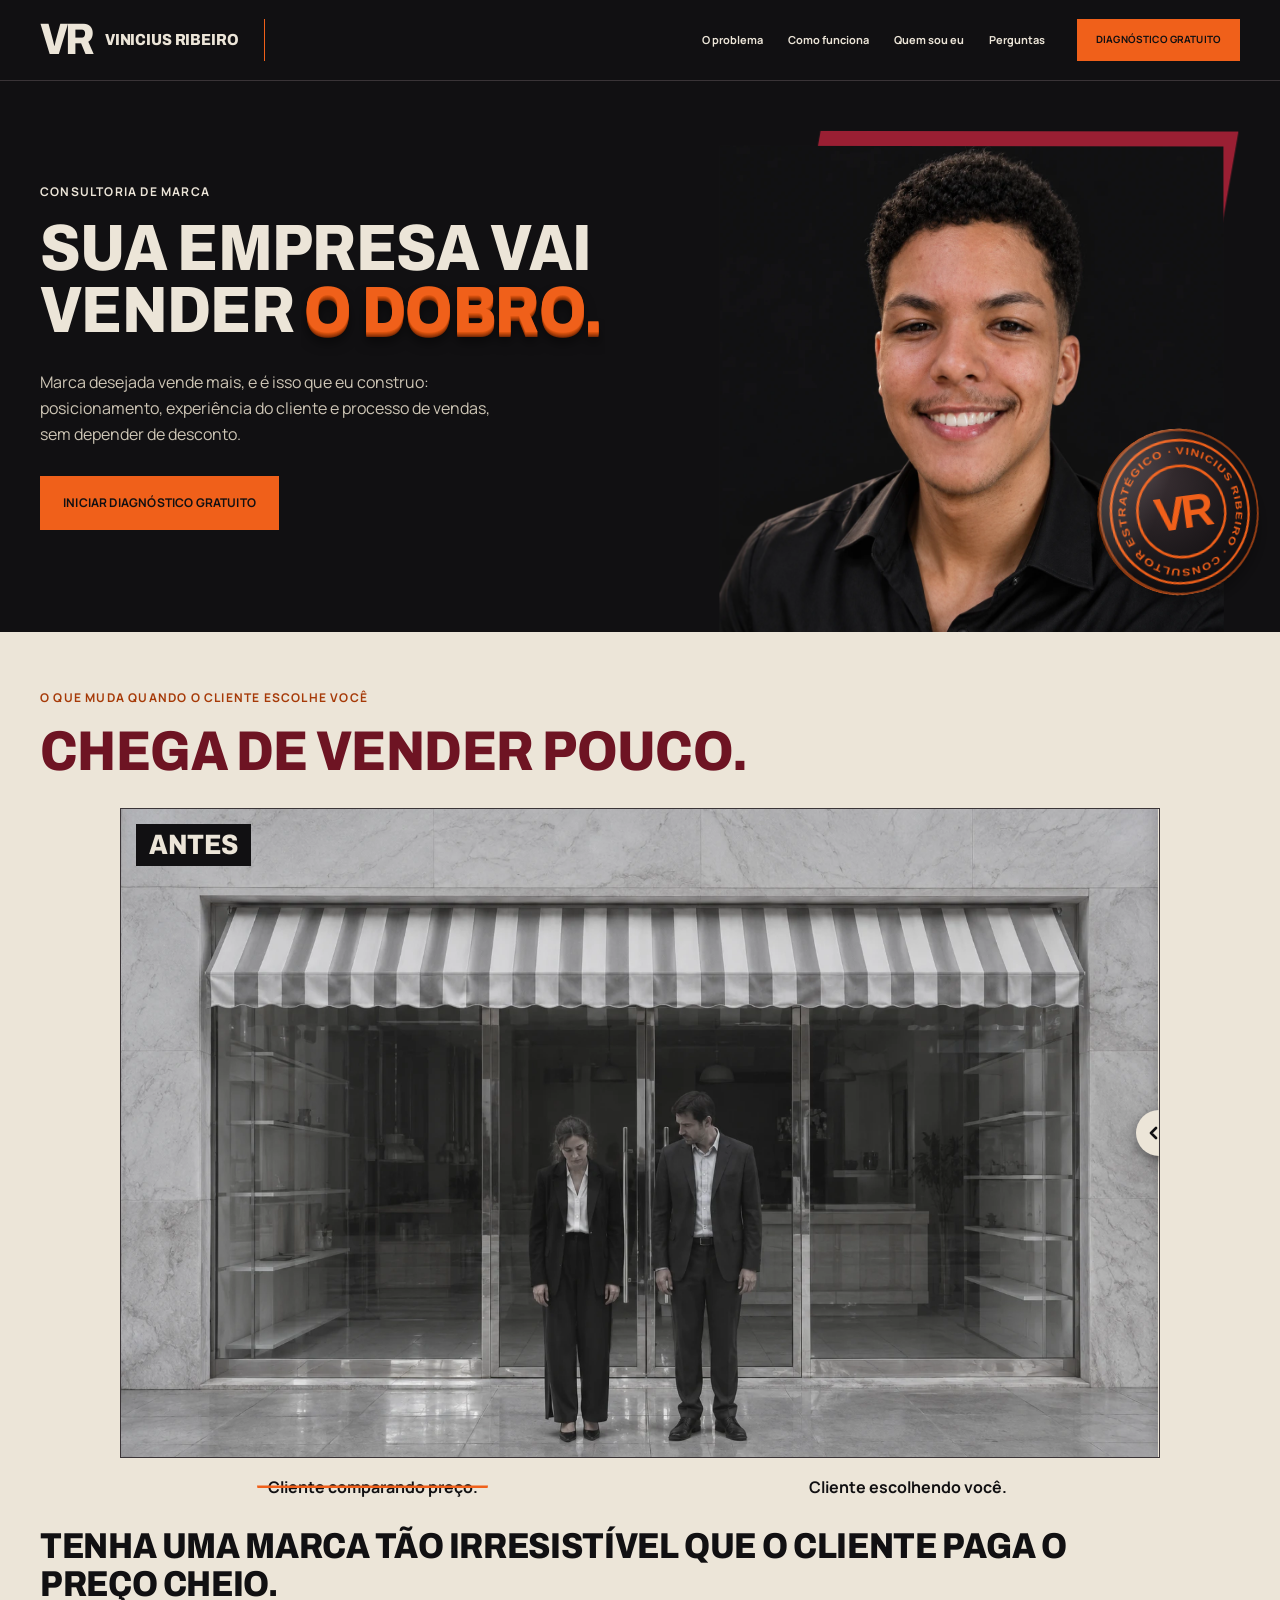
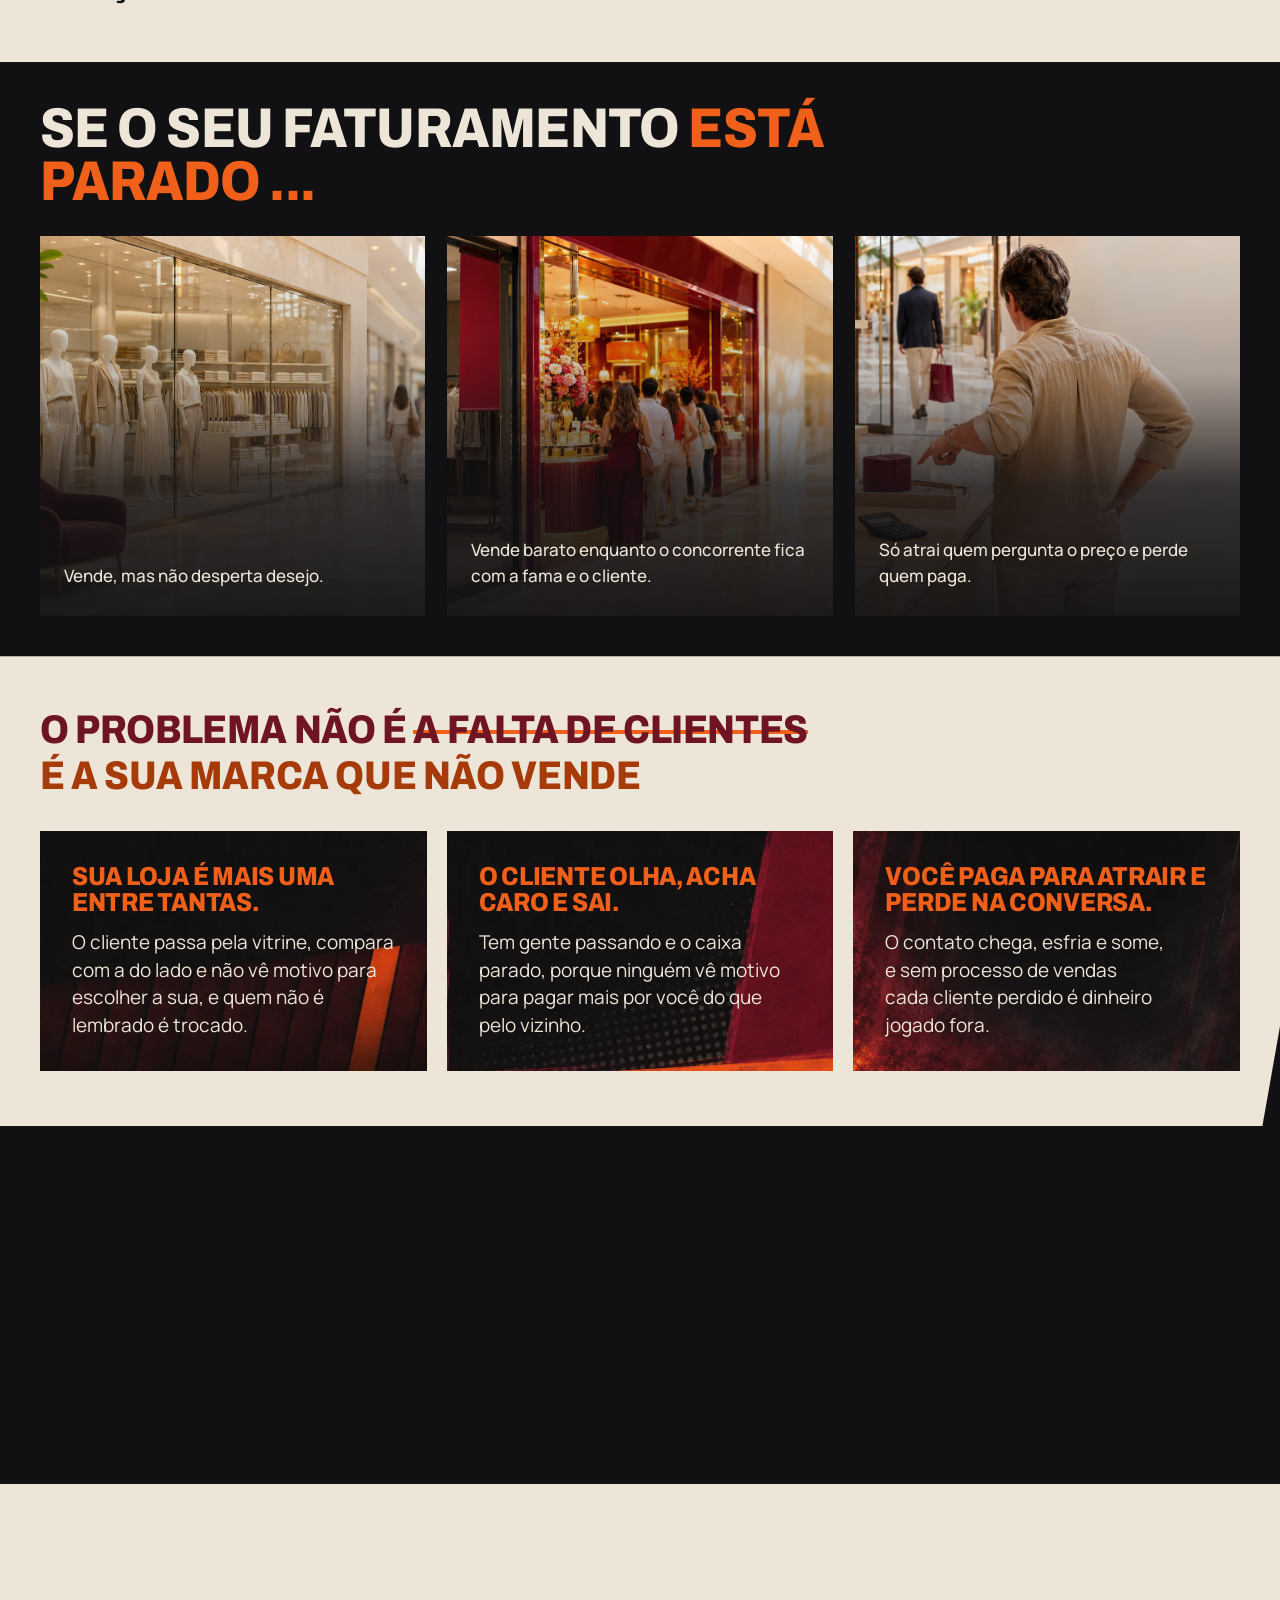
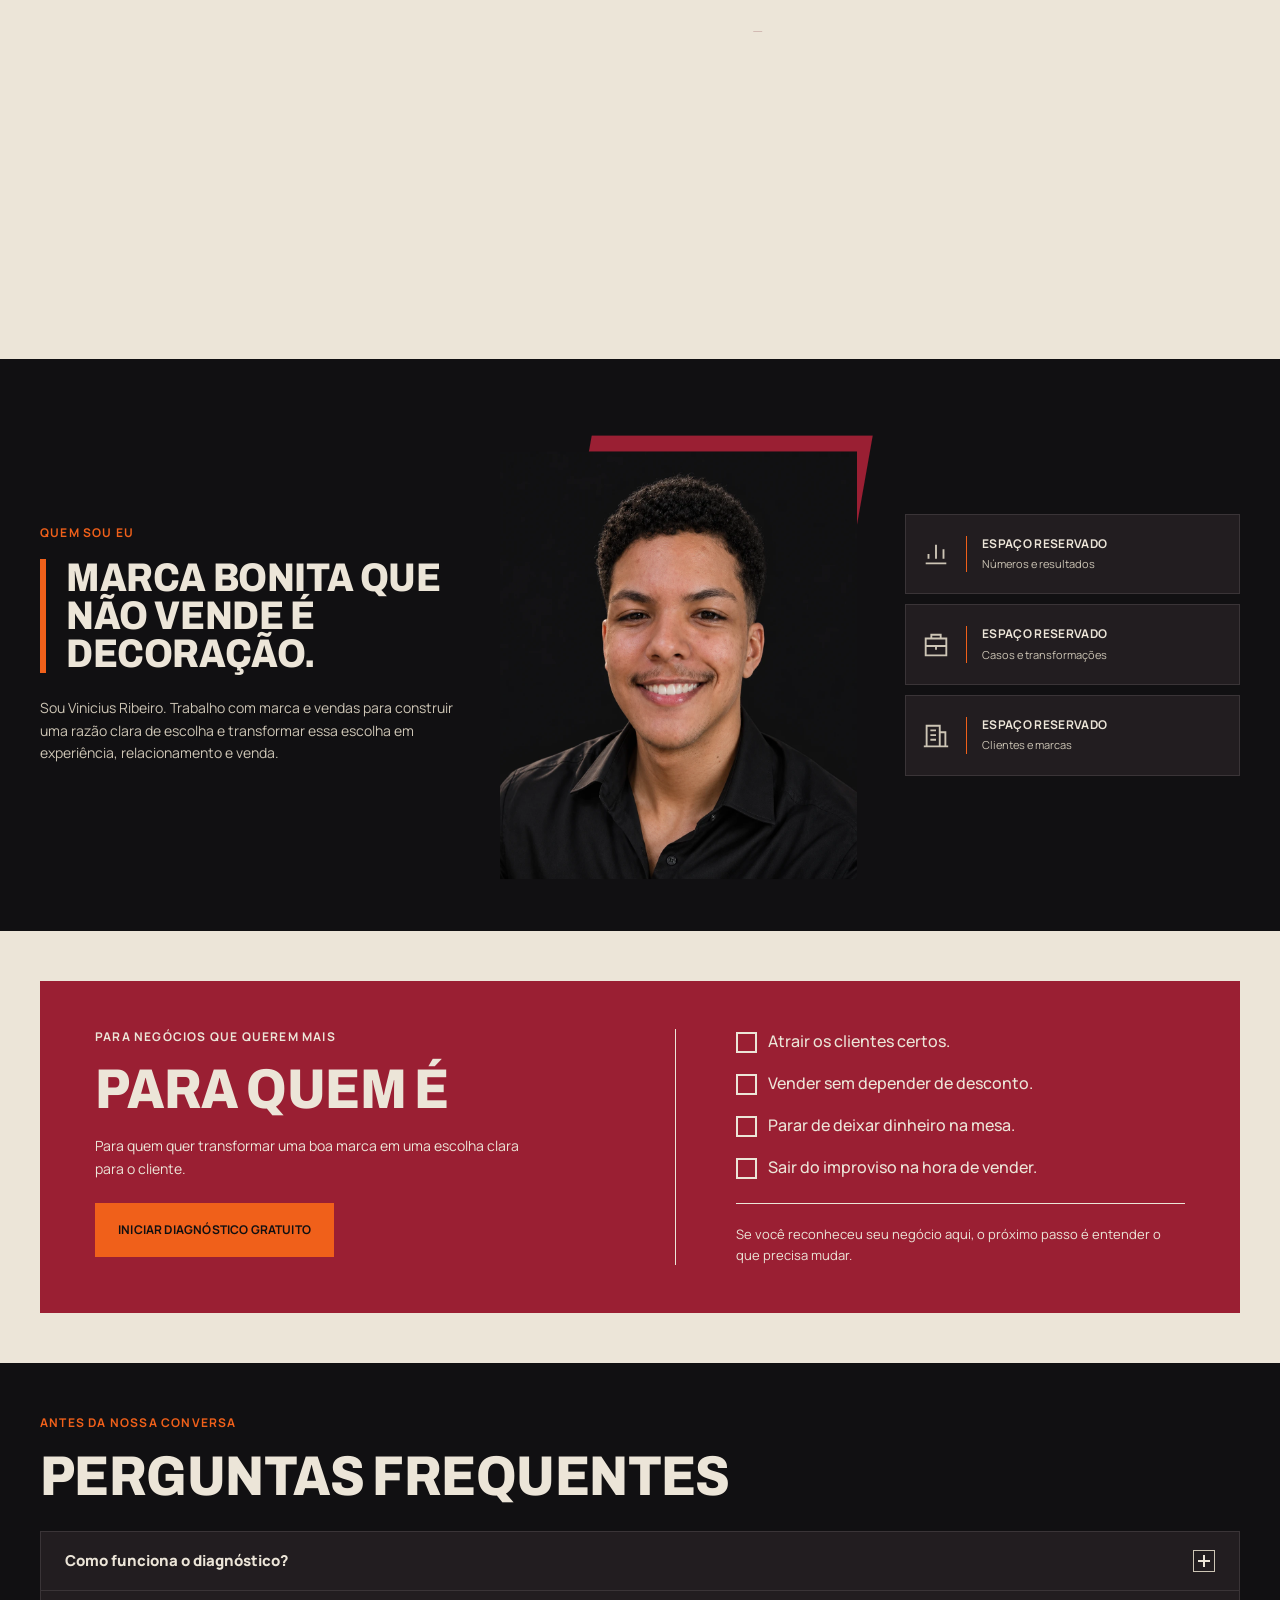
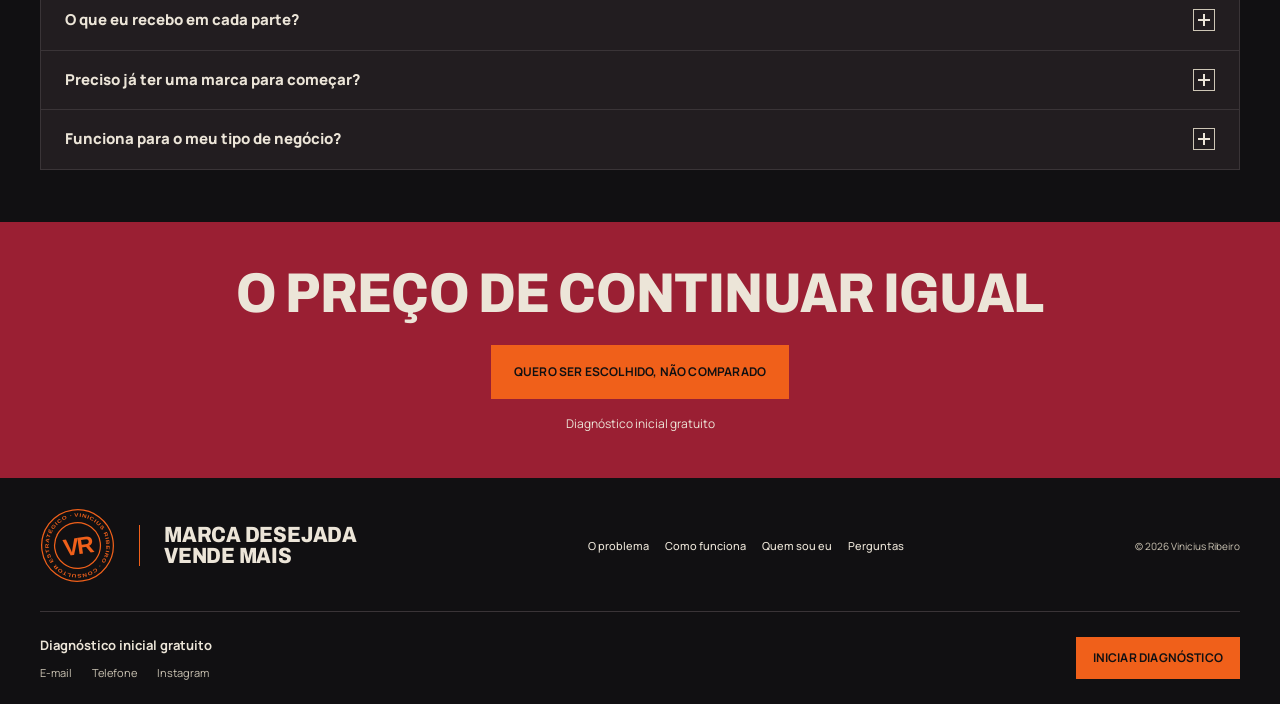
<file: index.html>
<!doctype html>
<html lang="pt-BR">
<head>
  <meta charset="utf-8">
  <meta name="viewport" content="width=device-width, initial-scale=1">
  <meta name="theme-color" content="#111012">
  <script>if (!matchMedia('(prefers-reduced-motion: reduce)').matches) document.documentElement.classList.add('anim');</script>
  <meta name="description" content="Vinicius Ribeiro. Consultoria sobre marca e vendas. Posicionamento, experiência do cliente e conversão para construir uma marca desejada.">
  <title>Vinicius Ribeiro | Marca e vendas sem cerimônia</title>
  <link rel="icon" href="assets/favicon.svg" type="image/svg+xml">
  <link rel="preconnect" href="https://fonts.googleapis.com">
  <link rel="preconnect" href="https://fonts.gstatic.com" crossorigin>
  <link href="https://fonts.googleapis.com/css2?family=Archivo:wdth,wght@88,800&family=Manrope:wght@400;500;700&display=swap" rel="stylesheet">
  <link rel="stylesheet" href="styles.css">
  <script src="efeitos.js" defer></script>
  <script src="script.js" defer></script>
  <script src="imersao.js" defer></script>
</head>
<body>
  <a class="skip-link" href="#conteudo">Pular para o conteúdo</a>
  <!-- 01 · NAVEGAÇÃO -->
  <header class="site-header">
    <div class="container header-inner">
      <a class="brand" href="#inicio" aria-label="Vinicius Ribeiro, início"><span class="brand-monogram" aria-hidden="true">VR</span><span class="brand-name">VINICIUS RIBEIRO</span></a>
      <button class="menu-toggle" type="button" aria-label="Abrir menu de navegação" aria-expanded="false" aria-controls="navegacao"><span></span><span></span></button>
      <nav id="navegacao" class="primary-nav" aria-label="Navegação principal">
        <ul><li><a href="#problema">O problema</a></li><li><a href="#como-funciona">Como funciona</a></li><li><a href="#quem-sou">Quem sou eu</a></li><li><a href="#perguntas">Perguntas</a></li></ul>
        <a class="button button-small" data-cta href="#contato">Diagnóstico gratuito</a>
      </nav>
    </div>
  </header>
  <main id="conteudo" tabindex="-1">
    <!-- 02 · HERO -->
    <section class="hero" id="inicio" aria-labelledby="hero-title">
      <div class="container hero-grid">
        <div class="hero-copy">
          <p class="eyebrow hero-eyebrow">Consultoria de marca</p>
          <h1 id="hero-title">SUA EMPRESA VAI<br> VENDER <span class="dobro" data-keep><span class="dobro-old" aria-hidden="true">BARATO.</span><span class="dobro-new">O DOBRO.</span></span></h1>
          <p class="hero-description">Marca desejada vende mais, e é isso que eu construo: posicionamento, experiência do cliente e processo de vendas, sem depender de desconto.</p>
          <a class="button" data-cta href="#contato">Iniciar diagnóstico gratuito</a>
        </div>
        <div class="hero-visual">
          <div class="portrait portrait-hero" data-portrait></div>
          <img class="stamp hero-stamp" src="assets/carimbo-vr.svg" width="164" height="164" alt="Carimbo VR. Vinicius Ribeiro, consultor estratégico.">
        </div>
      </div>
    </section>
    <!-- 03 · ANTES E DEPOIS -->
    <section class="before-after light-section" aria-labelledby="before-after-title">
      <div class="container">
        <p class="eyebrow">O que muda quando o cliente escolhe você</p>
        <h2 class="title-large" id="before-after-title">CHEGA DE VENDER POUCO.</h2>
        <div class="ba" role="slider" tabindex="0" aria-label="Comparar antes e depois da loja" aria-valuemin="0" aria-valuemax="100" aria-valuenow="50" aria-valuetext="Metade antes, metade depois.">
          <img class="ba-before" src="assets/loja-antes.webp" width="1536" height="1024" loading="lazy" draggable="false" alt="Imagem ilustrativa: loja de shopping vazia e cinza, com um homem e uma mulher tristes diante da porta.">
          <span class="ba-tag">ANTES</span>
          <div class="ba-after">
            <img src="assets/loja-depois.webp" width="1536" height="1024" loading="lazy" draggable="false" alt="Imagem ilustrativa: a mesma loja cheia de clientes e iluminada, com o homem e a mulher sorrindo diante da porta.">
            <span class="ba-tag ba-tag-after">DEPOIS</span>
          </div>
          <div class="ba-line" aria-hidden="true"></div>
          <div class="ba-handle" aria-hidden="true">
            <span><svg viewBox="0 0 24 24" width="24" height="24" fill="none" stroke="currentColor" stroke-width="2.6" stroke-linecap="round" stroke-linejoin="round"><path d="M9 7l-5 5 5 5M15 7l5 5-5 5"/></svg></span>
          </div>
        </div>
        <div class="ba-captions">
          <p><span class="crossed-out">Cliente comparando preço.</span></p>
          <p>Cliente escolhendo você.</p>
        </div>
        <p class="comparison-manifesto">TENHA UMA MARCA TÃO IRRESISTÍVEL QUE O CLIENTE PAGA O PREÇO CHEIO.</p>
      </div>
    </section>
    <!-- 04 · SINTOMAS -->
    <section class="symptoms" id="problema" aria-labelledby="symptoms-title">
      <div class="container">
        <h2 class="title-large symptoms-title" id="symptoms-title">SE O SEU FATURAMENTO <span class="hot">ESTÁ PARADO<span class="dots">...</span></span></h2>
        <div class="symptom-grid">
          <article class="symptom-card"><img class="symptom-image" src="assets/sintoma-desejo.webp" width="1536" height="1024" loading="lazy" alt="Vitrine de shopping elegante, mas sem destaque, com pessoas passando sem olhar."><h3>Vende, mas não desperta desejo.</h3></article>
          <article class="symptom-card"><img class="symptom-image" src="assets/sintoma-concorrente.webp" width="1536" height="1024" loading="lazy" alt="Duas lojas lado a lado em um shopping: a da esquerda vazia, a concorrente com fila na porta."><h3>Vende barato enquanto o concorrente fica com a fama e o cliente.</h3></article>
          <article class="symptom-card"><img class="symptom-image" src="assets/sintoma-preco.webp" width="1536" height="1024" loading="lazy" alt="Cliente pedindo desconto no balcão enquanto outro cliente sai da loja com uma sacola."><h3>Só atrai quem pergunta o preço e perde quem paga.</h3></article>
        </div>
      </div>
    </section>
    <!-- 05 · CAUSA -->
    <section class="cause light-section" aria-labelledby="cause-title">
      <div class="container cause-grid">
        <div><h2 id="cause-title">O PROBLEMA NÃO É <s class="strike">A FALTA DE CLIENTES</s> <span class="hot">É A SUA MARCA QUE NÃO VENDE</span></h2></div>
        <div class="cause-cards">
          <article class="cause-card"><h3>SUA LOJA É MAIS UMA ENTRE TANTAS.</h3><p>O cliente passa pela vitrine, compara com a do lado e não vê motivo para escolher a sua, e quem não é lembrado é trocado.</p></article>
          <article class="cause-card"><h3>O CLIENTE OLHA, ACHA CARO E SAI.</h3><p>Tem gente passando e o caixa parado, porque ninguém vê motivo para pagar mais por você do que pelo vizinho.</p></article>
          <article class="cause-card"><h3>VOCÊ PAGA PARA ATRAIR E PERDE NA CONVERSA.</h3><p>O contato chega, esfria e some, e sem processo de vendas cada cliente perdido é dinheiro jogado fora.</p></article>
        </div>
      </div>
    </section>
    <!-- 06 · PILARES -->
    <section class="pillars" aria-labelledby="pillars-title">
      <div class="container">
        <p class="eyebrow">OS 3 PILARES PARA VENDER MAIS</p>
        <h2 id="pillars-title">O QUE FAZ UMA MARCA SER ESCOLHIDA?</h2>
        <div class="pillar-grid">
          <article class="pillar-card"><div class="card-heading"><span class="number" aria-hidden="true">01</span><h3>POSICIONAMENTO</h3></div><p>Uma razão clara para o cliente escolher a sua marca.</p></article>
          <article class="pillar-card"><div class="card-heading"><span class="number" aria-hidden="true">02</span><h3>EXPERIÊNCIA</h3></div><p>Valor percebido em cada contato com o seu negócio.</p></article>
          <article class="pillar-card"><div class="card-heading"><span class="number" aria-hidden="true">03</span><h3>CONVERSÃO</h3></div><p>Um processo comercial que transforma interesse em vendas.</p></article>
        </div>
      </div>
    </section>
    <!-- 07 · MÉTODO -->
    <section class="method light-section" id="como-funciona" aria-labelledby="method-title">
      <div class="container">
        <p class="eyebrow">Como você chega lá</p>
        <h2 class="title-large" id="method-title">COMO EU FAÇO ISSO NA PRÁTICA</h2>
        <ol class="method-steps">
          <li><div class="card-heading"><span class="number" aria-hidden="true">01</span><h3>RAIO-X</h3></div><p>Entender sua marca, seu cliente e o que trava a venda.</p></li>
          <li><div class="card-heading"><span class="number" aria-hidden="true">02</span><h3>ARQUITETURA</h3></div><p>Definir posicionamento, experiência e processo comercial.</p></li>
          <li><div class="card-heading"><span class="number" aria-hidden="true">03</span><h3>IMPLEMENTAÇÃO</h3></div><p>Colocar o plano em prática e preparar o time para executar.</p></li>
        </ol>
        <p class="result-ribbon">Resultado garantido: marca desejada, time treinado e o dobro do seu faturamento.</p>
      </div>
    </section>
    <!-- 08 · QUEM SOU EU -->
    <section class="about" id="quem-sou" aria-labelledby="about-title">
      <div class="container about-grid">
        <div class="about-copy"><p class="eyebrow">Quem sou eu</p><h2 id="about-title" class="manifesto">MARCA BONITA QUE NÃO VENDE É DECORAÇÃO.</h2><p>Sou Vinicius Ribeiro. Trabalho com marca e vendas para construir uma razão clara de escolha e transformar essa escolha em experiência, relacionamento e venda.</p></div>
        <div class="portrait portrait-about" data-portrait></div>
        <div class="proof-list" aria-label="Provas e resultados a preencher">
          <!-- PROVA 01: substitua o título e o parágrafo por um número ou resultado real e verificável. -->
          <article class="proof-card"><svg viewBox="0 0 32 32" aria-hidden="true"><path d="M5 26h22M8 21v-5m8 5V6m8 15V11"/></svg><div><h3>ESPAÇO RESERVADO</h3><p>Números e resultados</p></div></article>
          <!-- PROVA 02: substitua o título e o parágrafo por um caso real autorizado. -->
          <article class="proof-card"><svg viewBox="0 0 32 32" aria-hidden="true"><path d="M5 9h22v18H5zM11 9V5h10v4M5 17h22m-11 0v4"/></svg><div><h3>ESPAÇO RESERVADO</h3><p>Casos e transformações</p></div></article>
          <!-- PROVA 03: substitua o título e o parágrafo por clientes ou marcas com autorização. -->
          <article class="proof-card"><svg viewBox="0 0 32 32" aria-hidden="true"><path d="M6 27V5h14v22M20 12h6v15M3 27h26M10 10h6m-6 5h6m-6 5h6"/></svg><div><h3>ESPAÇO RESERVADO</h3><p>Clientes e marcas</p></div></article>
        </div>
      </div>
    </section>
    <!-- 10 · PARA QUEM É -->
    <section class="audience light-section" aria-labelledby="audience-title">
      <div class="container audience-panel wine-section">
        <div class="audience-copy"><p class="eyebrow">Para negócios que querem mais</p><h2 class="title-large" id="audience-title">PARA QUEM É</h2><p>Para quem quer transformar uma boa marca em uma escolha clara para o cliente.</p><a class="button" data-cta href="#contato">Iniciar diagnóstico gratuito</a></div>
        <div class="audience-details"><ul class="square-list"><li>Atrair os clientes certos.</li><li>Vender sem depender de desconto.</li><li>Parar de deixar dinheiro na mesa.</li><li>Sair do improviso na hora de vender.</li></ul><p class="audience-closing">Se você reconheceu seu negócio aqui, o próximo passo é entender o que precisa mudar.</p></div>
      </div>
    </section>
    <!-- 11 · FAQ -->
    <section class="faq" id="perguntas" aria-labelledby="faq-title">
      <div class="container"><p class="eyebrow">Antes da nossa conversa</p><h2 class="title-large" id="faq-title">PERGUNTAS FREQUENTES</h2>
        <div class="faq-list">
          <!-- FAQ: edite os textos dos parágrafos nos painéis abaixo. Preserve ids e atributos aria. -->
          <div class="faq-item"><h3><button type="button" id="faq-button-1" aria-expanded="false" aria-controls="faq-panel-1">Como funciona o diagnóstico?<span class="faq-icon" aria-hidden="true"></span></button></h3><div class="faq-panel" id="faq-panel-1" role="region" aria-labelledby="faq-button-1" hidden><p>Espaço reservado para explicar o diagnóstico inicial.</p></div></div>
          <div class="faq-item"><h3><button type="button" id="faq-button-2" aria-expanded="false" aria-controls="faq-panel-2">O que eu recebo em cada parte?<span class="faq-icon" aria-hidden="true"></span></button></h3><div class="faq-panel" id="faq-panel-2" role="region" aria-labelledby="faq-button-2" hidden><p>Espaço reservado para detalhar as entregas de cada etapa.</p></div></div>
          <div class="faq-item"><h3><button type="button" id="faq-button-3" aria-expanded="false" aria-controls="faq-panel-3">Preciso já ter uma marca para começar?<span class="faq-icon" aria-hidden="true"></span></button></h3><div class="faq-panel" id="faq-panel-3" role="region" aria-labelledby="faq-button-3" hidden><p>Espaço reservado para esclarecer os requisitos para começar.</p></div></div>
          <div class="faq-item"><h3><button type="button" id="faq-button-4" aria-expanded="false" aria-controls="faq-panel-4">Funciona para o meu tipo de negócio?<span class="faq-icon" aria-hidden="true"></span></button></h3><div class="faq-panel" id="faq-panel-4" role="region" aria-labelledby="faq-button-4" hidden><p>Espaço reservado para informar os negócios atendidos.</p></div></div>
        </div>
      </div>
    </section>
    <!-- 12 · CHAMADA FINAL -->
    <section class="final-cta wine-section" id="contato" aria-labelledby="contact-title">
      <div class="container"><h2 class="title-large" id="contact-title">O PREÇO DE<br class="mobile-break"> CONTINUAR IGUAL</h2><a class="button" data-cta href="#contato"><span class="swap-label"><span class="swap-a">Quero ser escolhido, não comparado</span><span class="swap-b" aria-hidden="true">Boa escolha.</span></span></a><p>Diagnóstico inicial gratuito</p></div>
    </section>
  </main>
  <!-- 13 · RODAPÉ -->
  <footer class="site-footer">
    <div class="container">
      <div class="footer-main"><a class="footer-signature" href="#inicio" aria-label="Vinicius Ribeiro, voltar ao início"><img class="stamp" src="assets/carimbo-vr.svg" width="86" height="86" alt="Carimbo VR."><span>Marca desejada<br>vende mais</span></a><nav class="footer-nav" aria-label="Navegação do rodapé"><a href="#problema">O problema</a><a href="#como-funciona">Como funciona</a><a href="#quem-sou">Quem sou eu</a><a href="#perguntas">Perguntas</a></nav><p class="copyright">© 2026 Vinicius Ribeiro</p></div>
      <div class="footer-bottom"><div><p>Diagnóstico inicial gratuito</p><div class="social-links" aria-label="Canais de contato"><a data-contact="email" href="#contato">E-mail</a><a data-contact="phone" href="#contato">Telefone</a><a data-contact="instagram" href="#contato">Instagram</a></div></div><a class="button button-small" data-cta href="#contato">Iniciar diagnóstico</a></div>
    </div>
  </footer>
  <!-- Componente único de retrato: o script reutiliza este template no hero e na seção Quem sou eu. -->
  <template id="portrait-template"><figure class="portrait-frame"><img class="portrait-image" src="assets/portrait-placeholder.svg" width="500" height="580" alt="Espaço reservado para a foto de Vinicius Ribeiro."><figcaption class="portrait-label"><span>SUA FOTO</span><small>VINICIUS RIBEIRO</small></figcaption></figure></template>
  <noscript><p class="noscript-message">Para abrir as respostas e o menu compacto, ative o JavaScript. Os links das seções e de contato continuam disponíveis no rodapé.</p></noscript>
</body>
</html>
</file>
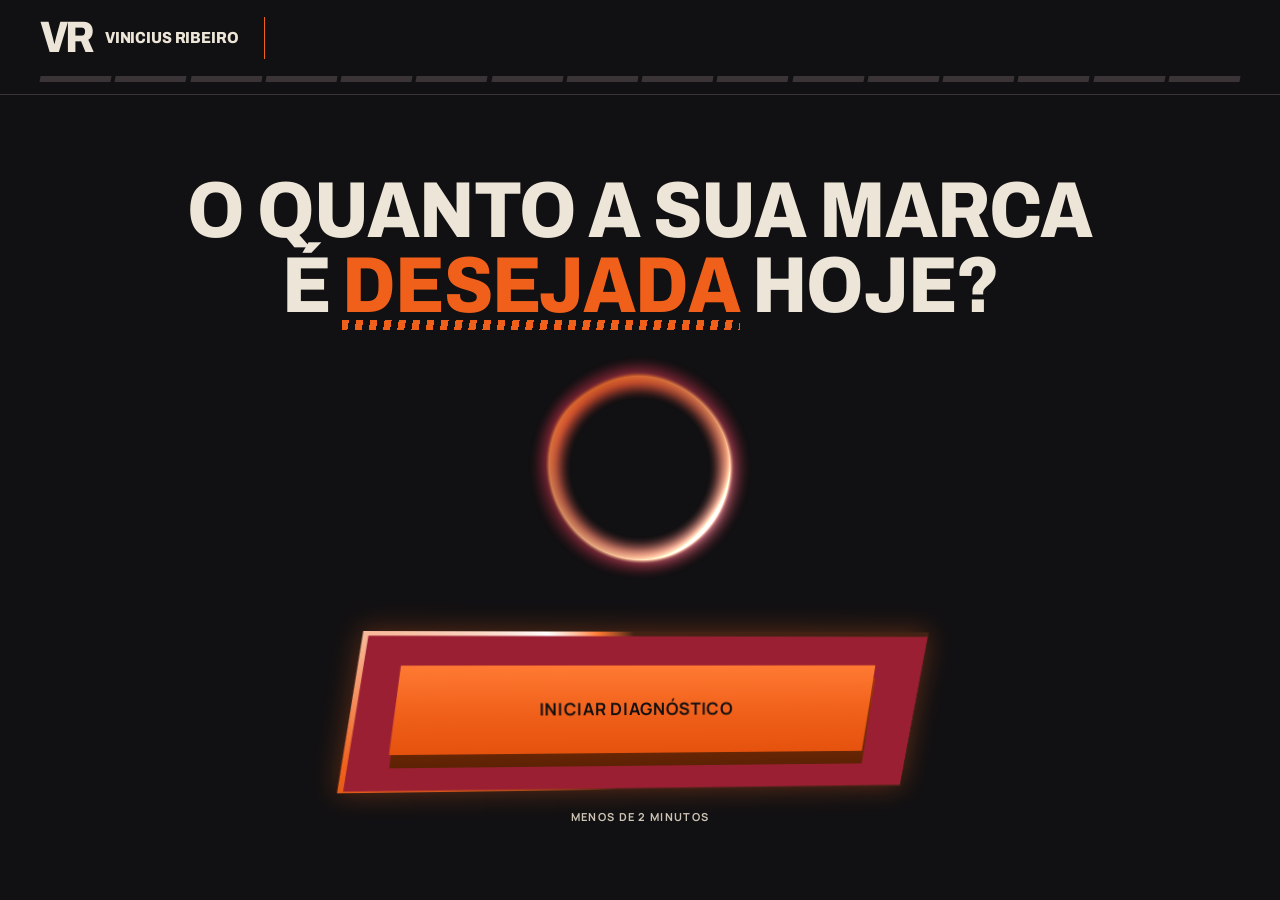
<file: diagnostico.html>
<!doctype html>
<html lang="pt-BR">
<head>
  <meta charset="utf-8">
  <meta name="viewport" content="width=device-width, initial-scale=1">
  <meta name="theme-color" content="#111012">
  <title>Vinicius Ribeiro | Diagnóstico</title>
  <meta name="description" content="Descubra o quanto a sua marca é desejada, perguntas rápidas e o resultado na hora.">
  <link rel="icon" href="assets/favicon.svg" type="image/svg+xml">
  <link rel="preconnect" href="https://fonts.googleapis.com">
  <link rel="preconnect" href="https://fonts.gstatic.com" crossorigin>
  <link href="https://fonts.googleapis.com/css2?family=Archivo:wdth,wght@88,800&family=Manrope:wght@400;500;700&display=swap" rel="stylesheet">
  <link rel="stylesheet" href="styles.css">
  <link rel="stylesheet" href="diagnostico.css">
  <script src="efeitos.js" defer></script>
  <script src="diagnostico.js" defer></script>
</head>
<body class="dx-body">
  <main class="dx" id="dx">
    <header class="dx-header">
      <div class="container dx-header-inner">
        <a class="brand" href="index.html" aria-label="Vinicius Ribeiro, voltar ao site"><span class="brand-monogram" aria-hidden="true">VR</span><span class="brand-name">VINICIUS RIBEIRO</span></a>
      </div>
      <!-- Progresso: uma lâmina inclinada (10°) por pergunta -->
      <div class="container"><div class="dx-steps" id="dx-bar" aria-hidden="true"></div></div>
    </header>

    <div class="container dx-main"><div class="dx-stage" id="dx-stage"></div></div>

    <nav class="container dx-nav" id="dx-nav" hidden><button type="button" id="dx-back"><span aria-hidden="true">←</span> Voltar</button></nav>

    <noscript><p class="dx-noscript">Para fazer o diagnóstico, ative o JavaScript do navegador. Se preferir, volte ao <a href="index.html">site</a>.</p></noscript>
  </main>
</body>
</html>
</file>
<file: styles.css>
:root {
  --tinta:#111012; --carvao:#221D20; --vinho:#6E1423; --vinho-vivo:#9A1F33;
  --papel:#ECE5D8; --cimento:#CDC5B5; --grafite:#3A3437;
  --fogo:#F0601A; --fogo-claro:#FF7A33; --fogo-escuro:#A63A08;
  --body-font:'Manrope',sans-serif; --title-font:'Archivo',sans-serif;
  --header-height:76px; --focus-color:var(--fogo); --angle:10deg;
}
* {box-sizing:border-box}
html {scroll-behavior:smooth;scroll-padding-top:calc(var(--header-height) + 20px)}
body {margin:0;background:var(--tinta);color:var(--papel);font:400 16px/1.6 var(--body-font);-webkit-font-smoothing:antialiased}
body.menu-open {overflow:hidden}
a {color:inherit;text-decoration:none}
button {font:inherit}
img,svg {display:block;max-width:100%}
figure,p,h1,h2,h3,ul,ol {margin:0}
button,a {-webkit-tap-highlight-color:transparent}
button {color:inherit}
:focus-visible {outline:3px solid var(--focus-color);outline-offset:2px}
[hidden] {display:none}
section {scroll-margin-top:16px}
.container {width:min(1200px,calc(100% - 40px));margin-inline:auto}
h1,h2,h3,.brand,.number,.giant-number,.ba-tag,.comparison-manifesto,.footer-signature>span {font-family:var(--title-font);font-weight:800;font-stretch:88%;letter-spacing:-.01em;line-height:.95;text-transform:uppercase}
h1 {font-size:46px}
h2 {font-size:34px}
h3 {font-size:24px}
p {text-wrap:pretty}
.eyebrow {font:700 11px/1.35 var(--body-font);letter-spacing:.1em;text-transform:uppercase;color:var(--fogo);margin-bottom:18px}
.title-large {font-size:38px}
.button {display:inline-flex;align-items:center;justify-content:center;min-height:54px;padding:16px 23px;background:var(--fogo);color:var(--tinta);font:700 12px/1.35 var(--body-font);letter-spacing:.015em;text-align:center;text-transform:uppercase;transition:background-color .18s ease;cursor:pointer}
.button:hover {background:var(--fogo-claro)}
.swap-label {display:grid;overflow:hidden}
.swap-label>span {grid-area:1/1;transition:opacity .2s ease,transform .25s ease}
.swap-b {opacity:0;transform:translateY(70%)}
.button:is(:hover,:focus-visible,:active) .swap-a {opacity:0;transform:translateY(-70%)}
.button:is(:hover,:focus-visible,:active) .swap-b {opacity:1;transform:none}
.button-small {min-height:42px;padding:12px 17px;font-size:10px}
.light-section {--focus-color:var(--vinho);background:var(--papel);color:var(--tinta)}
.light-section .eyebrow {color:var(--fogo-escuro)}
.light-section .button {background:var(--vinho);color:var(--papel)}
.light-section .button:hover {background:var(--vinho-vivo)}
.wine-section {background:var(--vinho-vivo);color:var(--papel);--focus-color:var(--fogo)}
.wine-section .eyebrow {color:var(--papel)}
.skip-link {position:fixed;z-index:100;left:20px;top:12px;transform:translateY(-160%);padding:12px 18px;background:var(--papel);color:var(--tinta);font-weight:700}
.skip-link:focus {transform:none}
.site-header {position:fixed;top:0;inset-inline:0;z-index:30;background:var(--tinta);border-bottom:1px solid var(--grafite)}
.header-inner {height:var(--header-height);display:flex;align-items:center;justify-content:space-between;gap:22px}
.brand {display:flex;align-items:center;gap:10px;white-space:nowrap}
.brand-monogram {font-size:36px;letter-spacing:-.08em}
.brand-name {font-size:14px;max-width:90px;line-height:1}
.menu-toggle {position:relative;display:flex;flex-direction:column;gap:7px;justify-content:center;align-items:center;width:46px;height:46px;border:1px solid var(--grafite);background:transparent;cursor:pointer}
.menu-toggle span {display:block;width:21px;height:2px;background:var(--papel);transition:transform .15s}
.menu-toggle[aria-expanded="true"] span:first-child {transform:translateY(4.5px) rotate(var(--angle))}
.menu-toggle[aria-expanded="true"] span:last-child {transform:translateY(-4.5px) rotate(calc(-1 * var(--angle)))}
.primary-nav {position:absolute;top:var(--header-height);left:0;right:0;display:none;max-height:calc(100dvh - var(--header-height));overflow-y:auto;background:var(--tinta);padding:20px;border-bottom:1px solid var(--grafite)}
.primary-nav.is-open {display:block}
.primary-nav ul {list-style:none;padding:0;margin-bottom:20px}
.primary-nav li a {display:block;padding:13px 0;border-bottom:1px solid var(--grafite);font-size:14px;font-weight:700}
.primary-nav li a:hover,.footer-nav a:hover,.social-links a:hover {color:var(--fogo)}
.primary-nav .button {width:100%}
.hero {padding-top:calc(var(--header-height) + 44px);overflow:hidden}
.hero-grid {display:grid;gap:40px}
.hero-eyebrow {color:var(--papel);font-size:11px}
.hero h1 {max-width:660px}
/* O título do hero tem sempre duas linhas: a letra acompanha a largura da coluna do texto (72px no máximo). */
.hero-copy {container-type:inline-size}
.hero .hero-copy h1 {font-size:min(72px,10.3cqw)}
.hero-description {font-size:15px;line-height:1.65;max-width:510px;margin:26px 0 28px;color:var(--cimento)}
.hero-visual {position:relative;width:min(100%,480px);margin-inline:auto;padding-right:16px}
.portrait {position:relative;isolation:isolate}
.portrait::before {content:'';position:absolute;inset:0;background:var(--vinho-vivo);transform:translate(16px,-16px);z-index:-1;clip-path:polygon(var(--clip-offset,70px) 0,100% 0,calc(100% - var(--clip-offset,70px)) 100%,0 100%)}
.portrait-frame {position:relative;overflow:hidden;background:var(--carvao)}
.portrait-image {width:100%;height:100%;object-fit:cover}
.portrait-label {position:absolute;inset:0;display:flex;flex-direction:column;justify-content:center;align-items:center;color:var(--papel)}
.portrait-label>span {font:800 40px/.95 var(--title-font);font-stretch:88%;letter-spacing:-.01em}
.portrait-label>small {margin-top:14px;font-size:10px;font-weight:700;letter-spacing:.18em}
.portrait-hero .portrait-frame {aspect-ratio:1/1.02}
.hero-stamp {position:absolute;width:116px;height:116px;bottom:22px;right:-4px}
.stamp {transform:rotate(-8deg)}
.before-after {padding-block:48px}
.before-after h2 {color:var(--vinho)}
/* Ao arrastar para o DEPOIS a seção acende (tom quente); no ANTES ela fica com o fundo normal. O script escreve --glow (0 a 1). */
@supports (color:color-mix(in srgb,red,blue)) {
  .before-after {--glow:0;background-color:color-mix(in srgb,var(--papel),#FBF2DF calc(var(--glow) * 100%));transition:background-color .6s ease}
}
/* Comparador arrastável: --pos (0 a 100%) é escrito pelo script e move a linha, o botão e o recorte da imagem "depois" */
.ba {--pos:50%;position:relative;overflow:hidden;max-width:1040px;margin:28px auto 0;aspect-ratio:3/2;border:1px solid var(--grafite);background:var(--cimento);touch-action:pan-y;user-select:none;-webkit-user-select:none}
.ba img {position:absolute;inset:0;width:100%;height:100%;object-fit:cover;pointer-events:none}
.ba-after {position:absolute;inset:0;clip-path:inset(0 0 0 var(--pos))}
.ba-tag {position:absolute;top:12px;left:12px;padding:8px 13px;font-size:24px;color:var(--papel);background:var(--tinta);pointer-events:none}
.ba-tag-after {left:auto;right:12px;background:var(--vinho)}
.ba-line {position:absolute;top:0;bottom:0;left:var(--pos);width:3px;margin-left:-1.5px;background:var(--papel);box-shadow:0 0 12px rgba(17,16,18,.45);pointer-events:none}
.ba-handle {position:absolute;top:50%;left:var(--pos);display:grid;place-items:center;width:64px;height:64px;transform:translate(-50%,-50%);touch-action:none;cursor:grab}
.ba-handle>span {display:grid;place-items:center;width:46px;height:46px;border-radius:50%;background:var(--papel);color:var(--tinta);box-shadow:0 4px 14px rgba(17,16,18,.5);transition:transform .2s var(--ease,ease)}
.ba.is-dragging .ba-handle {cursor:grabbing}
.ba.is-dragging .ba-handle>span {transform:scale(1.1)}
.ba.is-sweeping .ba-after {transition:clip-path .8s ease}
.ba.is-sweeping :is(.ba-line,.ba-handle) {transition:left .8s ease}
@media(hover:hover) {
  .ba {cursor:ew-resize}
}
.ba-captions {display:grid;grid-template-columns:1fr 1fr;gap:20px;max-width:1040px;margin:16px auto 0;text-align:center;font-weight:700;font-size:14px;line-height:1.4;text-wrap:balance}
.crossed-out {position:relative;display:inline-block}
.crossed-out::after {content:'';position:absolute;left:-5%;right:-5%;top:calc(50% - 1.5px);height:3px;background:var(--fogo);clip-path:polygon(0 0,100% 0,calc(100% - .53px) 100%,.53px 100%)}
.comparison-manifesto {font-size:28px;line-height:1.05;margin-top:28px;max-width:1100px}
.symptoms {padding:42px 0}
.symptoms-title {max-width:900px;margin-bottom:28px}
.symptoms-title .hot {color:var(--fogo)}
.symptom-grid {display:grid;gap:14px}
.symptom-card {position:relative;isolation:isolate;overflow:hidden;min-height:300px;display:flex;align-items:flex-end;background:var(--carvao);padding:24px 22px}
.symptom-image {position:absolute;inset:0;z-index:-2;width:100%;height:100%;object-fit:cover;transform:scale(1.12)}
.symptom-card:nth-child(1) .symptom-image {object-position:25% 50%}
.symptom-card:nth-child(2) .symptom-image {object-position:55% 50%}
.symptom-card:nth-child(3) .symptom-image {object-position:42% 50%}
.symptom-card::after {content:'';position:absolute;inset:0;z-index:-1;pointer-events:none;background:linear-gradient(to top,rgba(17,16,18,.95) 0%,rgba(17,16,18,.82) 34%,rgba(17,16,18,.25) 64%,rgba(17,16,18,0) 100%)}
.symptom-card h3 {font:500 17px/1.4 var(--body-font);text-transform:none;letter-spacing:0}
.cause {position:relative;background:transparent;padding:48px 0;isolation:isolate}
.cause::before {content:'';z-index:-1;position:absolute;inset:0;background:var(--papel);clip-path:polygon(0 0,100% 0,100% calc(100% - 100px),calc(100% - 17.63px) 100%,0 100%)}
.cause-grid {display:grid;gap:28px}
.cause h2 {font-size:38px;max-width:580px;color:var(--vinho)}
.cause h2 .hot {display:block;margin-top:.2em;color:var(--fogo-escuro)}
.cause h2 .strike {text-decoration:none;background:linear-gradient(var(--fogo),var(--fogo)) 0 56%/100% .1em no-repeat;-webkit-box-decoration-break:clone;box-decoration-break:clone}
.cause-cards {display:grid;gap:14px}
.cause-card {background:var(--tinta) center/cover no-repeat;color:var(--papel);padding:26px}
/* Texturas dos cartões: imagens geradas nas cores da marca (arquivos assets/textura-*.webp), escuras para o texto ficar legível */
.cause-card:nth-child(1) {background-image:url(assets/textura-posicionamento.webp);background-position:center bottom}
.cause-card:nth-child(2) {background-image:url(assets/textura-valor.webp);background-position:right bottom}
.cause-card:nth-child(3) {background-image:url(assets/textura-interesse.webp);background-position:left bottom}
.cause-card h3 {color:var(--fogo);font-size:26px;line-height:1;margin-bottom:14px}
.cause-card p {font-size:18px;line-height:1.45}
.pillars {padding:48px 0}
.pillars h2 {max-width:920px}
.pillar-grid {display:grid;gap:14px;margin-top:28px}
.pillar-card {border:1px solid var(--grafite);background:var(--carvao);padding:22px}
.card-heading {display:flex;gap:15px;align-items:center}
.number {font-size:48px;color:var(--vinho-vivo);line-height:1}
.card-heading h3 {font-size:24px;border-left:1px solid var(--fogo);padding-left:16px}
.pillar-card p {font-size:14px;color:var(--cimento);line-height:1.6;margin-top:15px;max-width:270px}
.method {padding:48px 0}
.method h2 {color:var(--vinho);max-width:930px}
.method-steps {list-style:none;padding:0;display:grid;gap:30px;margin-block:30px}
.method-steps li {position:relative;border:1px solid var(--grafite);padding:20px;background:var(--papel)}
.method-steps li+li::before {content:'';position:absolute;left:35px;top:-31px;width:2px;height:30px;background:var(--tinta)}
.method-steps .number {color:var(--vinho)}
.method-steps .card-heading h3 {border-color:var(--vinho)}
.method-steps p {font-size:13px;color:var(--grafite);margin-top:14px}
.result-ribbon {position:relative;display:block;isolation:isolate;padding:18px 28px;text-align:center;font-size:14px;line-height:1.45;font-weight:700;color:var(--tinta)}
.result-ribbon::before {content:'';position:absolute;z-index:-1;inset:0;background:var(--fogo);clip-path:polygon(var(--clip-offset,11px) 0,100% 0,calc(100% - var(--clip-offset,11px)) 100%,0 100%)}
.about {padding:52px 0}
.about-grid {display:grid;gap:36px}
.manifesto {border-left:6px solid var(--fogo);padding-left:20px;font-size:40px;max-width:490px}
.about-copy>p:last-child {font-size:14px;color:var(--cimento);margin-top:24px;max-width:430px}
.portrait-about {max-width:410px;margin:16px 16px 0 0}
.portrait-about .portrait-frame {aspect-ratio:1/.88}
.proof-list {display:grid;gap:10px;align-content:center}
.proof-card {display:flex;gap:20px;align-items:center;border:1px solid var(--grafite);background:var(--carvao);padding:20px}
.proof-card svg {width:30px;height:30px;flex-shrink:0;fill:none;stroke:var(--cimento);stroke-width:2;stroke-linecap:butt;stroke-linejoin:miter}
.proof-card>div {border-left:1px solid var(--fogo);padding-left:18px}
.proof-card h3 {font:700 12px/1.35 var(--body-font);letter-spacing:.03em}
.proof-card p {font-size:11px;color:var(--cimento);margin-top:3px}
.center-action {display:flex;justify-content:center;margin-top:28px}
.audience {padding-block:44px}
.audience-panel {display:grid;gap:32px;padding:32px 26px}
.audience-panel .button {background:var(--fogo);color:var(--tinta)}
.audience-panel .button:hover {background:var(--fogo-claro)}
.audience-panel .eyebrow {color:var(--papel)}
.audience-copy>p:not(.eyebrow) {font-size:14px;line-height:1.65;max-width:430px;margin:18px 0 23px}
.square-list {list-style:none;padding:0;display:grid;gap:18px}
.square-list li {position:relative;padding-left:32px;font-size:15px;font-weight:500;line-height:1.5}
.square-list li::before {content:'';position:absolute;left:0;top:3px;width:17px;height:17px;border:2px solid var(--papel)}
.audience-closing {border-top:1px solid var(--papel);padding-top:20px;margin-top:24px;font-size:13px;max-width:450px}
.faq {padding:48px 0}
.faq-list {margin-top:28px;border-top:1px solid var(--grafite)}
.faq-item {border:1px solid var(--grafite);border-top:0;background:var(--carvao)}
.faq-item h3 {font-family:var(--body-font);font-stretch:normal;font-size:16px;line-height:1.5;text-transform:none;letter-spacing:0}
.faq-item button {width:100%;border:0;background:transparent;display:flex;align-items:center;justify-content:space-between;gap:22px;padding:20px;text-align:left;font-size:14px;line-height:1.5;cursor:pointer}
.faq-item button:hover {background:var(--grafite)}
.faq-icon {display:block;flex:0 0 22px;position:relative;width:22px;height:22px;border:1px solid var(--cimento)}
.faq-icon::before,.faq-icon::after {content:'';position:absolute;top:9px;left:4px;width:12px;height:2px;background:var(--papel)}
.faq-icon::after {transform:rotate(90deg)}
.faq-item button[aria-expanded="true"] .faq-icon::after {display:none}
.faq-item button[aria-expanded="true"] {color:var(--fogo)}
.faq-panel {padding:0 20px 23px;font-size:14px;line-height:1.7;color:var(--cimento);max-width:840px}
.final-cta {padding:44px 0;text-align:center}
.final-cta h2 {max-width:1170px;margin:0 auto 25px}
.final-cta p {font-size:12px;margin-top:15px}
.site-footer {padding-top:30px}
.footer-main {display:flex;flex-wrap:wrap;align-items:center;justify-content:space-between;gap:27px;padding-bottom:28px}
.footer-signature {display:flex;align-items:center;gap:24px}
.footer-signature img {width:75px;height:75px}
.footer-signature>span {padding-left:24px;border-left:1px solid var(--fogo);font-size:22px}
.footer-nav {display:flex;flex-wrap:wrap;gap:12px 20px;font-size:11px;font-weight:500}
.copyright {font-size:10px;color:var(--cimento)}
.footer-bottom {display:flex;flex-direction:column;gap:22px;justify-content:space-between;padding-block:23px;border-top:1px solid var(--grafite)}
.footer-bottom p {font-size:13px;font-weight:700}
.social-links {display:flex;gap:20px;margin-top:8px;font-size:11px;color:var(--cimento)}
.noscript-message {padding:20px;color:var(--cimento);font-size:13px}
.desktop-break {display:none}
@media(min-width:768px) {
  :root {--header-height:80px}
  .container {width:min(1200px,calc(100% - 80px))}
  h1 {font-size:72px}
  h2 {font-size:40px}
  h3 {font-size:28px}
  .title-large {font-size:56px}
  .eyebrow {font-size:12px}
  .button {font-size:12px}
  .brand {gap:10px}
  .brand-name {font-size:12px}
  .brand-monogram {font-size:38px}
  .menu-toggle {display:none}
  .primary-nav {display:flex;position:static;align-items:center;gap:18px;max-height:none;overflow:visible;padding:0;border:0}
  .primary-nav ul {display:flex;align-items:center;gap:14px;margin:0}
  .primary-nav li a {border:0;padding:12px 0;font-size:10px;white-space:nowrap}
  .primary-nav .button {width:auto;white-space:nowrap;font-size:9px;padding:13px 12px}
  .hero {padding-top:calc(var(--header-height) + 66px)}
  .hero-grid {grid-template-columns:1.1fr .9fr;align-items:center;gap:40px}
  .hero-copy {padding-bottom:64px;position:relative;z-index:2}
  .hero-description {font-size:15px;max-width:470px}
  .hero h1 {font-size:clamp(52px,5vw,72px)}
  .hero-visual {align-self:end;width:100%;padding:0 16px 0 0}
  .portrait-hero .portrait-frame {aspect-ratio:1/.98;min-height:390px}
  .hero-stamp {width:138px;height:138px;bottom:32px;right:-20px}
  .desktop-break {display:block}
  .mobile-break {display:none}
  .before-after {padding-block:58px}
  .ba {aspect-ratio:16/10;margin-top:30px}
  .ba-tag {top:15px;left:15px;font-size:28px}
  .ba-tag-after {left:auto;right:15px}
  .ba-captions {font-size:16px;gap:30px;margin-top:18px}
  .comparison-manifesto {font-size:36px;margin-top:30px}
  .symptoms {padding:40px 0}
  .symptom-grid {grid-template-columns:repeat(3,minmax(0,1fr));gap:22px}
  .symptom-card {padding:24px 20px;min-height:340px}
  .symptom-card h3 {font-size:15px;line-height:1.5}
  .cause {padding-block:55px}
  .cause-grid {grid-template-columns:1fr;align-items:center;gap:32px}
  .cause h2 {font-size:40px;max-width:none}
  .cause-cards {grid-template-columns:repeat(3,minmax(0,1fr));gap:20px}
  .cause-card {padding:28px 23px;min-height:190px}
  .cause-card p {font-size:17px}
  .pillars {padding-block:48px}
  .pillar-grid {grid-template-columns:repeat(3,minmax(0,1fr));gap:22px}
  .pillar-card {padding:22px 18px}
  .pillar-card h3 {font-size:22px}
  .pillar-card .card-heading {gap:10px}
  .pillar-card .card-heading h3 {padding-left:10px}
  .number {font-size:52px}
  .method {padding-block:55px}
  .method-steps {grid-template-columns:repeat(3,minmax(0,1fr));gap:38px;margin-block:34px}
  .method-steps li {padding:20px 16px}
  .method-steps h3 {font-size:22px}
  .method-steps .card-heading {gap:10px}
  .method-steps .card-heading h3 {padding-left:10px}
  .method-steps li+li::before {height:4px;width:39px;top:45px;left:-39px}
  .result-ribbon {width:fit-content;max-width:100%;margin-inline:auto;padding:16px 34px;font-size:15px}
  .about {padding-block:64px}
  .about-grid {grid-template-columns:1.05fr 1fr;align-items:center;gap:36px}
  .manifesto {font-size:44px}
  .portrait-about {grid-column:2;grid-row:1/3;align-self:stretch;display:flex;align-items:stretch}
  .portrait-about .portrait-frame {width:100%;height:100%}
  .proof-list {grid-column:1;grid-template-columns:1fr}
  .audience {padding-block:50px}
  .audience-panel {grid-template-columns:1fr 1fr;gap:55px;padding:42px}
  .audience-details {border-left:1px solid var(--papel);padding-left:40px;align-self:center}
  .square-list li {font-size:16px}
  .faq {padding-block:52px}
  .faq-item button {padding:18px 24px;font-size:15px}
  .faq-panel {padding-inline:24px}
  .final-cta {padding-block:45px}
  .final-cta h2 {font-size:56px}
  .footer-nav {gap:10px 16px}
  .footer-main {gap:25px}
  .footer-bottom {flex-direction:row;align-items:center}
}
@media(min-width:1100px) {
  .brand-name {max-width:none;font-size:16px}
  .brand-monogram {font-size:44px}
  .brand {gap:14px;padding-right:26px;border-right:1px solid var(--fogo)}
  .primary-nav {gap:32px}
  .primary-nav ul {gap:25px}
  .primary-nav li a {font-size:11px}
  .primary-nav .button {font-size:10px;padding-inline:19px}
  .hero-grid {grid-template-columns:1.1fr .9fr;gap:44px}
  .hero h1 {font-size:72px}
  .hero-visual {margin-top:0}
  .portrait-hero .portrait-frame {aspect-ratio:1/1.05}
  .hero-stamp {width:164px;height:164px;bottom:38px;right:-22px}
  .hero-eyebrow {font-size:12px}
  .hero-description {font-size:16px}
  .symptom-card {padding:28px 24px;min-height:380px}
  .symptom-card h3 {font-size:17px}
  .cause-grid {grid-template-columns:1fr;gap:36px}
  .cause h2 {font-size:40px;max-width:none}
  .cause-card {min-height:210px;padding:32px}
  .cause-card p {font-size:19px;max-width:none}
  .pillar-card {padding:24px}
  .pillar-card h3 {font-size:28px}
  .pillar-card .card-heading {gap:15px}
  .pillar-card .card-heading h3 {padding-left:16px}
  .method-steps {gap:70px}
  .method-steps li {padding:23px}
  .method-steps li+li::before {width:71px;left:-71px;top:50px}
  .method-steps h3 {font-size:28px}
  .method-steps .card-heading {gap:14px}
  .about-grid {grid-template-columns:1.15fr 1fr .9fr;gap:32px}
  .manifesto {font-size:40px}
  .portrait-about {grid-column:2;grid-row:1;align-self:end}
  .portrait-about .portrait-frame {aspect-ratio:1/1.2;height:auto}
  .portrait-about .portrait-label>span {font-size:32px}
  .proof-list {grid-column:3}
  .proof-card {padding:21px 15px;gap:15px}
  .proof-card>div {padding-left:15px}
  .audience-panel {padding:48px 55px;gap:70px}
  .audience-details {padding-left:60px}
  .footer-main {flex-wrap:nowrap}
}
@media(prefers-reduced-motion:reduce) {
  html {scroll-behavior:auto}
  *,*::before,*::after {transition:none}
}
/* Impede que o conteúdo mínimo dos títulos alargue as colunas. */
.pillar-card,.method-steps li,.cause-card,.audience-copy,.audience-details {min-width:0}
@media(max-width:374px) {
  .card-heading {flex-direction:column;align-items:flex-start;gap:10px}
  .card-heading h3 {font-size:22px;padding-left:12px}
}
@media(min-width:768px) and (max-width:1099px) {
  .pillar-card {padding:18px 14px}
  .pillar-card .card-heading,.method-steps .card-heading {flex-direction:column;align-items:flex-start;gap:12px}
  .pillar-card .card-heading h3 {font-size:20px;padding-left:0;border-left:0}
  .method-steps {gap:22px}
  .method-steps li {padding:18px 12px}
  .method-steps .card-heading h3 {font-size:20px;padding-left:0;border-left:0}
  .method-steps li+li::before {width:23px;left:-23px;top:42px}
  .cause-grid {grid-template-columns:1fr}
  .cause h2 {max-width:none}
  .cause-card {min-height:165px}
  .cause-card h3 {font-size:22px}
}
@media(min-width:1100px) {
  .method-steps {gap:48px}
  .method-steps li+li::before {width:49px;left:-49px}
  .method-steps .card-heading h3 {font-size:28px;padding-left:10px}
  .method-steps .card-heading {gap:10px}
}
.pillar-card .card-heading {gap:10px}
.hero-copy,.hero-visual,.portrait {min-width:0}
@media(min-width:768px) {
  .hero-grid {grid-template-columns:minmax(0,1.1fr) minmax(0,.9fr)}
  .about-grid {grid-template-columns:minmax(0,1.05fr) minmax(0,1fr)}
  .portrait-about {width:calc(100% - 16px)}
  .portrait-hero .portrait-frame {height:clamp(390px,38vw,550px);aspect-ratio:auto}
}
@media(min-width:1100px) {
  .about-grid {grid-template-columns:minmax(0,1.15fr) minmax(0,1fr) minmax(0,.9fr)}
}

/* ============ MOVIMENTO · entradas ao rolar, paralaxe e interação ============ */
:root {--ease:cubic-bezier(.16,.84,.24,1)}
body {overflow-x:clip}

/* Barra de progresso da leitura e cabeçalho que ganha corpo ao rolar */
.scroll-progress {position:fixed;top:0;left:0;right:0;height:4px;background:var(--fogo);transform-origin:left;transform:scaleX(0);z-index:40;pointer-events:none}
.site-header {transition:box-shadow .25s ease,border-color .25s ease}
.site-header.is-scrolled {box-shadow:0 10px 26px rgba(0,0,0,.4);border-bottom-color:var(--vinho-vivo)}

/* Entrada: sobe, cresce e aparece (os cartões lado a lado vêm de lados opostos).
   O hero fica escondido já pelo CSS para não piscar antes do JavaScript. */
.anim :where(.hero-eyebrow,.hero h1,.hero-description,.hero .button,.hero-visual),.anim .rv {opacity:0;transform:translate3d(0,64px,0) scale(.97)}
.anim .rv-l {transform:translate3d(-90px,36px,0) scale(.97)}
.anim .rv-r {transform:translate3d(90px,36px,0) scale(.97)}
.anim .rv-title {opacity:1;transform:none}
.anim .is-in {opacity:1;transform:none;transition:opacity 1s var(--ease) var(--d,0ms),transform 1s var(--ease) var(--d,0ms),background-color .18s ease}
.anim .rv-done {transition:opacity .3s ease,transform .35s var(--ease),border-color .25s ease,background-color .18s ease,box-shadow .25s ease}

/* Títulos: cada palavra sobe por trás de uma máscara (a folga evita cortar acentos e cedilhas) */
.anim .w {display:inline-block;overflow:hidden;vertical-align:top;padding:.16em .05em .1em;margin:-.16em -.05em -.1em}
.anim .w>span {display:inline-block;transform:translate3d(0,118%,0);transition:transform 1s var(--ease) calc(var(--d,0ms) + var(--i,0) * 80ms)}
.anim .is-in .w>span {transform:none}

/* Hero: o carimbo "bate" na página e gira com a rolagem; o retângulo vinho anda mais devagar */
.hero {position:relative;isolation:isolate}
.hero-stamp {transform:rotate(calc(-8deg + var(--rot,0deg)))}
.portrait::before {transform:translate(16px,calc(-16px - var(--par,0px)))}
@keyframes stampIn {
  0% {opacity:0;transform:scale(2.8) rotate(-55deg)}
  55% {opacity:1;transform:scale(.88) rotate(-4deg)}
  78% {transform:scale(1.06) rotate(-10deg)}
  100% {opacity:1;transform:scale(1) rotate(-8deg)}
}
/* Hero: BARATO. aparece, é riscado e cai; O DOBRO. sobe no lugar. Sem animação, só O DOBRO. aparece. */
.dobro {display:inline-block;position:relative;overflow:hidden;vertical-align:top;padding:.16em .05em .1em;margin:-.16em -.05em -.1em}
.dobro-new {display:inline-block;color:var(--fogo)}
.dobro-old {display:none}
.anim .dobro-old {display:block;position:absolute;left:.05em;top:.16em;white-space:nowrap;color:var(--cimento);opacity:0}
.anim .dobro-old::after {content:'';position:absolute;left:-3%;right:-3%;top:52%;height:.11em;background:var(--fogo);transform:scaleX(0);transform-origin:left}
.anim .dobro-new {transform:translate3d(0,118%,0)}
@keyframes swapOld {0% {opacity:0;transform:translate3d(0,60%,0)} 18%,72% {opacity:1;transform:none} 100% {opacity:0;transform:translate3d(0,120%,0)}}
@keyframes swapStrike {to {transform:scaleX(1)}}
@keyframes swapNew {to {transform:none}}
.anim .is-in .dobro-old {animation:swapOld 1.6s var(--ease) calc(var(--d,0ms) + 250ms) forwards}
.anim .is-in .dobro-old::after {animation:swapStrike .35s var(--ease) calc(var(--d,0ms) + 950ms) forwards}
.anim .is-in .dobro-new {animation:swapNew .7s var(--ease) calc(var(--d,0ms) + 1400ms) forwards}
.anim .hero-visual.is-in .hero-stamp {animation:stampIn 1.1s var(--ease) 1.1s backwards}

/* Antes e depois: a faixa laranja se desenha sobre "Cliente comparando preço." */
.anim .crossed-out::after {transform:scaleX(0);transform-origin:left;transition:transform .8s var(--ease) .6s}
.anim .ba-captions.is-in .crossed-out::after {transform:scaleX(1)}

/* Causa: "A FALTA DE CLIENTES" é riscada ao vivo e só depois entra a resposta em laranja */
.anim .cause h2 .strike {background-size:0% .1em;transition:background-size .5s var(--ease) 1.1s}
.anim .cause h2.is-in .strike {background-size:100% .1em}
.anim .cause h2 .hot .w>span {transition-delay:calc(var(--d,0ms) + var(--i,0) * 80ms + 1100ms)}

/* Sintomas: o número gigante desliza para dentro */
@keyframes dotsPulse {0%,100% {opacity:1} 50% {opacity:.15}}
.anim .symptoms-title .dots {animation:dotsPulse 1.4s ease-in-out 1.6s infinite}
.anim .symptom-card .symptom-image {transform:scale(1.28);transition:transform 1.6s var(--ease) calc(var(--d,0ms) + 120ms)}
/* Sintomas: enquanto a seção está na tela a página "para": sem paralaxe e sem inclinação dos cartões, e o movimento volta na causa */
.anim .symptoms.is-frozen .symptom-card:hover {transform:none;box-shadow:none}
.anim .symptom-card.is-in .symptom-image {transform:scale(1.12)}

/* Causa: o bloco vinho com o corte de 10° desce e abre quando o primeiro item entra */
@supports selector(:has(a)) {
  .anim .cause::before {opacity:0;transform:scaleY(.5);transform-origin:top;transition:opacity .7s ease,transform 1s var(--ease)}
  .anim .cause:has(.is-in)::before {opacity:1;transform:none}
}

/* Método: a linha entre as etapas se desenha */
.anim .method-steps li+li::before {clip-path:inset(0 0 100% 0);transition:clip-path .7s var(--ease) calc(var(--d,0ms) + 400ms)}
@media(min-width:768px) {
  .anim .method-steps li+li::before {clip-path:inset(0 100% 0 0)}
}
.anim .method-steps li.is-in::before {clip-path:inset(0)}

/* FAQ: a resposta abre deslizando e o + vira − */
.faq-panel {overflow:hidden;transition:height .32s var(--ease)}
.faq-icon::before,.faq-icon::after {transition:transform .25s ease,opacity .25s ease}
.faq-item button[aria-expanded="true"] .faq-icon::after {display:block;opacity:0;transform:rotate(0deg)}

/* Botões e cartões (só onde existe mouse): levantam, inclinam em 3D e brilham */
.button {translate:var(--bx,0px) var(--by,0px);transition:background-color .18s ease,transform .2s var(--ease),box-shadow .2s ease,translate .25s var(--ease)}
@media(hover:hover) {
  .pillar-card,.symptom-card,.cause-card,.proof-card,.method-steps li {transition:transform .35s var(--ease),border-color .25s ease,box-shadow .25s ease}
  .pillar-card:hover,.symptom-card:hover,.cause-card:hover,.proof-card:hover,.method-steps li:hover {transform:perspective(900px) rotateX(var(--rx,0deg)) rotateY(var(--ry,0deg)) translateY(-8px);box-shadow:0 20px 38px rgba(0,0,0,.42)}
  .pillar-card:hover,.proof-card:hover {border-color:var(--fogo)}
  .method-steps li:hover {box-shadow:0 20px 36px rgba(17,16,18,.26)}
  .button:hover {transform:translateY(-2px);box-shadow:0 12px 28px rgba(240,96,26,.36)}
  .light-section .button:hover {box-shadow:0 12px 28px rgba(110,20,35,.38)}
  .button:active {transform:translateY(0)}
}
@media(prefers-reduced-motion:reduce) {
  .hero-stamp {transform:rotate(-8deg)}
  .button {translate:none}
}

/* ============ IMERSÃO 3D · hero, carimbo e portal do diagnóstico ============ */
/* "O DOBRO." em relevo: a letra ganha espessura para baixo (a folga extra evita cortar a sombra) */
.dobro {padding-bottom:.3em;margin-bottom:-.3em}
/* A folga maior deixaria a ponta de O DOBRO. aparecer antes da hora: ele espera mais abaixo, fora da máscara */
.anim .dobro-new {transform:translate3d(0,175%,0)}
.dobro-new {text-shadow:0 .014em 0 #D9530F,0 .028em 0 #C4490C,0 .042em 0 #AE400A,0 .056em 0 #983708,0 .07em 0 #7E2C05,0 .15em .18em rgba(0,0,0,.5)}

/* Hero em camadas: a moldura vinho fica atrás, a foto no meio e o carimbo na frente. O script escreve --hx e --hy (de -1 a 1)
   com a posição do mouse; no celular o retrato balança sozinho e tomba um pouco ao rolar. */
.anim .portrait-hero {isolation:auto;transform-style:preserve-3d;transform:perspective(1100px) rotateX(calc(var(--hy,0) * -7deg)) rotateY(calc(var(--hx,0) * 9deg))}
.anim .portrait-hero::before {transform:translate3d(16px,calc(-16px - var(--par,0px)),-56px) scale(1.051)}
.anim .portrait-hero .portrait-image {scale:1.07;translate:calc(var(--hx,0) * -9px) calc(var(--hy,0) * -7px)}
.anim .hero-stamp {translate:calc(var(--hx,0) * 18px) calc(var(--hy,0) * 13px)}

/* Carimbo como moeda: frente e verso com o carimbo e discos empilhados formando a borda. O script escreve --giro (graus). */
.moeda {perspective:520px}
.moeda::before {content:'';position:absolute;inset:8%;border-radius:50%;box-shadow:0 16px 26px rgba(0,0,0,.6)}
.moeda-giro {position:relative;display:block;width:100%;height:100%;transform-style:preserve-3d;transform:rotateY(calc(var(--giro,0) * 1deg))}
.moeda-giro>span {position:absolute;inset:0;border-radius:50%}
.moeda-borda {background:linear-gradient(90deg,#5C2204,#F0601A 30%,#FFB680 50%,#F0601A 70%,#5C2204);transform:translateZ(calc(var(--k) * 1px))}
.moeda-face {display:grid;place-items:center;background:radial-gradient(circle at 35% 28%,#3A3034,#151214 62%);box-shadow:inset 0 0 0 2px rgba(240,96,26,.6),inset 0 0 18px rgba(0,0,0,.6);-webkit-backface-visibility:hidden;backface-visibility:hidden;transform:translateZ(6px)}
.moeda-face::after {content:'';position:absolute;inset:0;border-radius:50%;background:linear-gradient(120deg,rgba(255,255,255,.26),rgba(255,255,255,0) 40%)}
.moeda-face img {width:90%;height:90%}
.moeda-verso {transform:rotateY(180deg) translateZ(6px)}

/* Portal: ao clicar num botão de diagnóstico, um círculo com a borda acesa cresce a partir do botão enquanto o site tomba para trás */
.vr-portal {position:fixed;z-index:9998;width:240px;height:240px;margin:-120px 0 0 -120px;border-radius:50%;pointer-events:none;background:#111012;box-shadow:0 0 0 2px #FF7A33,0 0 22px 6px rgba(240,96,26,.7),inset 0 0 34px 4px rgba(240,96,26,.45);transform:scale(.05);will-change:transform;animation:portalAbre .68s cubic-bezier(.5,0,.9,.5) forwards}
@keyframes portalAbre {to {transform:scale(var(--s,12))}}
.dx-overlay {transition:opacity .4s ease}
.dx-overlay.dx-entrando {opacity:0;pointer-events:none}
html.vr-saindo main,html.vr-saindo .site-footer {transform:perspective(1200px) rotateX(7deg) scale(.93);transform-origin:50% var(--vy,50%);transition:transform .64s cubic-bezier(.6,0,.3,1)}

/* Diagnóstico aberto por cima do site: cobre a tela toda (inclusive sob as barras do Safari) e trava e esconde o site por baixo */
.dx-overlay {position:fixed;top:0;left:0;width:100%;height:100vh;height:100dvh;border:0;z-index:9999;background:#111012}
/* iPhone: o quadro mede a tela cheia menos a barra do Safari, que fica por cima da parte de baixo (o fundo escuro aparece atrás dela) */
@supports (-webkit-touch-callout:none) {
  .dx-overlay {height:calc(100lvh - 96px)}
}
html.dx-aberto {background:#111012}
html.dx-aberto body {position:fixed;left:0;right:0;width:100%}
html.dx-aberto body > :not(.dx-overlay) {visibility:hidden}
html.dx-aberto body > :not(.dx-overlay) * {animation-play-state:paused !important}
</file>
<file: diagnostico.css>
/* DIAGNÓSTICO · página /diagnostico, desenhada na linguagem da VR.
   Fundo tinta, cartões de linha fina, título em caixa-alta condensada, corte de 10° em tudo que tem borda
   (progresso, botões, faixas, blocos atrás das imagens), carimbo, listras laranja e vinho. Sem brilho, névoa ou degradê.
   Usa as variáveis e fontes do styles.css. */

.dx-body {overflow-x:hidden}
html.dx-embutido {overscroll-behavior:none}
.dx {--focus-color:var(--fogo);position:relative;isolation:isolate;display:flex;flex-direction:column;min-height:100dvh;background:var(--tinta);color:var(--papel)}
.dx [hidden] {display:none}
.dx {overflow-x:clip}

/* O resultado vira a seção clara do site: uma lâmina de papel varre a tela na inclinação de 10° */
.dx.is-claro {--focus-color:var(--vinho);color:var(--tinta)}
.dx::before {content:'';display:none;position:fixed;inset:0;z-index:-1;background:var(--papel)}
.dx.is-claro::before {display:block;animation:cortePapel .85s cubic-bezier(.7,0,.25,1) both}
@keyframes cortePapel {
  from {clip-path:polygon(-100vw 0,0 0,-17.63vh 100%,-100vw 100%)}
  to {clip-path:polygon(-100vw 0,calc(100vw + 17.63vh) 0,100vw 100%,-100vw 100%)}
}

/* Cabeçalho, como o do site: tinta, fio grafite e o monograma */
.dx-header {position:sticky;top:0;z-index:5;background:var(--tinta);color:var(--papel);border-bottom:1px solid var(--grafite)}
.dx-header-inner {display:flex;align-items:center;justify-content:space-between;gap:16px;height:68px}
.dx-steps {display:flex;gap:4px;padding-bottom:12px}
.dx-steps span {flex:1;height:6px;background:var(--grafite);transform:skewX(-10deg);transition:background-color .35s ease}
.dx-steps .is-done {background:var(--fogo)}
.dx-steps .is-now {background:var(--papel);animation:laminaAgora 1.1s ease-in-out infinite alternate}
@keyframes laminaAgora {from {background:var(--papel)} to {background:var(--fogo-claro)}}


.dx-main {flex:1;display:flex;align-items:center;padding-block:36px}
.dx.is-claro .dx-main {align-items:flex-start;padding-bottom:0}
.dx-stage {width:100%}

.dx-display {font-family:var(--title-font);font-weight:800;font-stretch:88%;text-transform:uppercase;letter-spacing:-.01em;line-height:.95;text-wrap:balance}

/* Palavra-chave: laranja, com a faixa de listras inclinadas (10°) por baixo */
.dx-accent {position:relative;display:inline-block;color:var(--fogo)}
.dx-accent::after {content:'';position:absolute;left:0;right:0;bottom:-.08em;height:.12em;background:repeating-linear-gradient(100deg,currentColor 0 7px,transparent 7px 14px);transform-origin:left;animation:dxFaixa .8s cubic-bezier(.2,.7,.2,1) .45s backwards}
@keyframes dxFaixa {from {transform:scaleX(0)}}
.dx.is-claro .dx-accent {color:var(--fogo-escuro)}

/* Troca de etapa: a nova tela é "cortada" para dentro na inclinação da marca */
.dx-step {position:relative;animation:etapaFrente .55s cubic-bezier(.2,.7,.2,1) backwards}
.dx-step.is-back {animation-name:etapaTras}
@keyframes etapaFrente {
  from {opacity:0;clip-path:polygon(0 0,0 0,-15% 100%,0 100%)}
  to {opacity:1;clip-path:polygon(0 0,130% 0,115% 100%,0 100%)}
}
@keyframes etapaTras {
  from {opacity:0;clip-path:polygon(130% 0,130% 0,130% 100%,115% 100%)}
  to {opacity:1;clip-path:polygon(-15% 0,130% 0,130% 100%,-30% 100%)}
}
@keyframes itemEntra {from {opacity:0;transform:translateX(-18px)} to {opacity:1;transform:none}}
.dx-item {animation:itemEntra .4s cubic-bezier(.2,.7,.2,1) backwards;animation-delay:calc(var(--i,0) * 50ms + 250ms)}

/* Botões: o retângulo é invisível e o laranja é um paralelogramo de 10° (como a faixa "Resultado" do site) */
.dx .button {border:0;position:relative;isolation:isolate;background:transparent;min-height:56px;padding:16px 40px;font-size:13px}
.dx .button::before {content:'';position:absolute;inset:0;z-index:-1;background:var(--fogo);clip-path:polygon(11px 0,100% 0,calc(100% - 11px) 100%,0 100%);transition:background-color .18s ease}
.dx .button:hover {background:transparent}
.dx .button:hover::before {background:var(--fogo-claro)}

/* ============ Boas-vindas: tudo gira em torno do botão ============ */
.dx-welcome {display:grid;justify-items:center;gap:0;text-align:center}
.dx-welcome h1 {max-width:1100px;font-size:clamp(42px,13vw,64px)}
.dx-orb {width:min(68vw,260px);aspect-ratio:1;margin:0 0 -6px;animation:orbeEntra 1s cubic-bezier(.2,.7,.2,1) .3s backwards}
.dx-orb-canvas {display:block;width:100%;height:100%}
@keyframes orbeEntra {from {opacity:0;transform:scale(.6)}}
.dx-go {position:relative;isolation:isolate;width:min(calc(100% - 36px),520px);margin-top:20px;padding:24px 26px;transform:perspective(900px) rotateX(calc(var(--py,0) * -5deg)) rotateY(calc(var(--px,0) * 6deg));animation:botaoEntra .7s cubic-bezier(.2,.7,.2,1) .5s backwards}
@keyframes botaoEntra {from {opacity:0;transform:translateY(26px) scale(.92)}}
.dx-go-plate {position:absolute;inset:0;transform:skewX(-10deg);pointer-events:none}
.dx-go-plate {z-index:-2;background:var(--vinho-vivo);translate:calc(var(--px,0) * 5px) calc(var(--py,0) * 4px)}
/* Luz que corre pela borda da placa */
@property --ang {syntax:'<angle>';initial-value:0deg;inherits:false}
.dx-go-edge {position:absolute;inset:-3px;z-index:-3;transform:skewX(-10deg);pointer-events:none;background:conic-gradient(from var(--ang),rgba(240,96,26,.22) 0 52%,var(--fogo) 72%,#fff 85%,var(--fogo-claro) 90%,rgba(240,96,26,.22) 96%);box-shadow:0 0 14px rgba(240,96,26,.35);animation:luzGira 3.2s linear infinite}
@keyframes luzGira {to {--ang:360deg}}
/* Tecla em relevo: o corpo laranja escuro aparece embaixo e a face afunda ao apertar */
.dx-go-key {position:relative;display:block;translate:calc(var(--px,0) * -6px) calc(var(--py,0) * -5px);animation:eletrico 4.2s linear infinite}
.dx-go-depth {position:absolute;inset:0;transform:translateY(11px);clip-path:polygon(13px 0,100% 0,calc(100% - 13px) 100%,0 100%);background:linear-gradient(var(--fogo-escuro),#5C2204)}
@keyframes eletrico {
  0%,100% {filter:drop-shadow(0 12px 18px rgba(240,96,26,.30)) brightness(1)}
  50% {filter:drop-shadow(0 16px 30px rgba(255,122,51,.55)) brightness(1.05)}
  90% {filter:drop-shadow(0 12px 18px rgba(240,96,26,.30)) brightness(1)}
  91% {filter:drop-shadow(0 16px 34px rgba(255,160,90,.8)) brightness(1.3)}
  92% {filter:drop-shadow(0 12px 18px rgba(240,96,26,.30)) brightness(.96)}
  94% {filter:drop-shadow(0 16px 34px rgba(255,160,90,.8)) brightness(1.22)}
  95% {filter:drop-shadow(0 12px 18px rgba(240,96,26,.30)) brightness(1)}
}
.dx .dx-go-btn {width:100%;min-height:76px;padding:0 28px;font-size:15px;letter-spacing:.04em;transition:transform .12s ease-out}
.dx .dx-go-btn::before {clip-path:polygon(13px 0,100% 0,calc(100% - 13px) 100%,0 100%);background:linear-gradient(var(--fogo-claro),var(--fogo) 55%,#E5520E)}
.dx .dx-go-btn:hover::before {background:linear-gradient(#FF9A5C,var(--fogo-claro) 60%,var(--fogo))}
/* Brilho que atravessa a face do botão */
.dx .dx-go-btn::after {content:'';position:absolute;inset:0;pointer-events:none;clip-path:polygon(13px 0,100% 0,calc(100% - 13px) 100%,0 100%);background:linear-gradient(105deg,transparent 42%,rgba(255,255,255,.55) 50%,transparent 58%);background-size:250% 100%;background-position:100% 0;animation:brilhoPassa 3.4s ease-in-out 1.6s infinite}
@keyframes brilhoPassa {0% {background-position:100% 0} 45%,100% {background-position:0 0}}
.dx .dx-go-btn:active {transform:translateY(9px)}
.dx-go-key:has(.dx-go-btn:active) .dx-go-depth {transform:translateY(2px)}
.dx-go-note {margin-top:24px;font:700 11px/1 var(--body-font);letter-spacing:.12em;text-transform:uppercase;color:var(--cimento)}

/* ============ Pergunta ============ */
.dx-ask {display:grid;gap:20px}
.dx-count {display:flex;align-items:flex-end;gap:10px;font-family:var(--title-font);font-weight:800;font-stretch:88%;line-height:.8}
.dx-count b {font-size:68px;font-weight:800;color:var(--fogo);letter-spacing:-.02em}
.dx-count span {font-size:22px;color:var(--cimento);opacity:.55}
.dx-count em {position:relative;isolation:isolate;align-self:center;margin-left:10px;padding:8px 18px;color:var(--tinta);font:700 10px/1 var(--body-font);font-style:normal;letter-spacing:.1em;text-transform:uppercase}
.dx-count em::before {content:'';position:absolute;inset:0;z-index:-1;background:var(--fogo);clip-path:polygon(8px 0,100% 0,calc(100% - 8px) 100%,0 100%)}
.dx-q {max-width:760px;border-left:6px solid var(--fogo);padding-left:18px;font-size:30px;line-height:1.02;outline:none}
.dx-help {margin-top:12px;padding-left:24px;font-size:15px;color:var(--cimento)}

.dx-options {display:grid;gap:10px;margin-top:28px}
.dx-opt {position:relative;isolation:isolate;overflow:hidden;display:flex;align-items:center;gap:16px;width:100%;min-height:58px;padding:12px 18px 12px 12px;border:1px solid var(--grafite);background:var(--carvao);color:var(--papel);font:500 16px/1.35 var(--body-font);text-align:left;cursor:pointer;transition:border-color .18s ease,color .18s ease}
.dx-opt::before {content:'';position:absolute;inset:0;z-index:-1;background:var(--fogo);clip-path:polygon(0 0,0 0,-12px 100%,0 100%);transition:clip-path .32s cubic-bezier(.2,.7,.2,1)}
.dx-opt:hover {border-color:var(--fogo)}
.dx-opt:hover::before {clip-path:polygon(0 0,8px 0,-4px 100%,0 100%)}
.dx-opt[aria-pressed="true"] {border-color:var(--fogo);color:var(--tinta);font-weight:700}
.dx-opt[aria-pressed="true"]::before {clip-path:polygon(0 0,calc(100% + 12px) 0,100% 100%,0 100%)}
.dx-key {display:grid;place-items:center;flex:none;width:30px;height:30px;border:1px solid var(--cimento);font:800 13px/1 var(--title-font);font-stretch:88%;transition:background-color .18s ease,border-color .18s ease,color .18s ease}
.dx-opt:hover .dx-key {border-color:var(--fogo)}
.dx-opt[aria-pressed="true"] .dx-key {border-color:var(--tinta);background:var(--tinta);color:var(--fogo)}

.dx-field {display:block;width:100%;max-width:640px;margin-top:28px;padding:16px 18px;border:1px solid var(--grafite);border-radius:0;background:var(--carvao);color:var(--papel);font:500 22px/1.3 var(--body-font);outline:none;appearance:none;transition:border-color .18s ease}
.dx-field::placeholder {color:var(--cimento);opacity:.45}
.dx-field:focus {border-color:var(--fogo)}
.dx-row {display:flex;align-items:center;gap:18px;margin-top:22px}
.dx-hint {display:none;font-size:12px;letter-spacing:.06em;text-transform:uppercase;color:var(--cimento)}
.dx-error {display:flex;align-items:center;gap:10px;margin-top:18px;font-size:15px;font-weight:700;color:var(--fogo-claro)}
.dx-error::before {content:'';flex:none;width:10px;height:10px;background:var(--fogo)}
.dx-error:empty {display:none}
.dx-trap {position:absolute;left:-9999px;width:0;height:0;opacity:0}

.dx-nav {padding-bottom:36px}
.dx-nav button {padding:11px 16px;border:1px solid var(--grafite);background:transparent;color:var(--cimento);font:700 11px/1 var(--body-font);letter-spacing:.1em;text-transform:uppercase;cursor:pointer;transition:border-color .18s ease,color .18s ease}
.dx-nav button:hover {border-color:var(--fogo);color:var(--papel)}
.dx-noscript {padding:24px;text-align:center}

/* ============ Calculando: o carimbo gira e a faixa de listras enche ============ */
.dx-calc {display:grid;justify-items:center;gap:22px;padding-block:24px;text-align:center}
.dx-calc .eyebrow {margin:0}
.dx-calc .stamp {width:132px;height:132px;animation:carimboGira 6s linear infinite}
@keyframes carimboGira {from {transform:rotate(-8deg)} to {transform:rotate(352deg)}}
.dx-passos {display:grid;font:800 clamp(24px,6vw,38px)/1 var(--title-font);font-stretch:88%;text-transform:uppercase}
.dx-passos span {grid-area:1/1;animation:passo 1s both}
@keyframes passo {0% {opacity:0;transform:translateY(40%)} 12%,82% {opacity:1;transform:none} 100% {opacity:0;transform:translateY(-40%)}}
.dx-calc-bar {width:min(420px,100%);height:16px;padding:2px;border:1px solid var(--grafite)}
.dx-calc-bar span {display:block;width:0;height:100%;background:repeating-linear-gradient(100deg,var(--fogo) 0 7px,var(--tinta) 7px 14px);animation:calcEnche 3s linear both}
@keyframes calcEnche {to {width:100%}}

/* ============ Resultado: seção clara, cartões escuros com o bloco vinho atrás ============ */
.dx-result {display:grid;gap:18px;width:100%}
.res-entra {animation:resSobe .7s cubic-bezier(.2,.7,.2,1) both;animation-delay:var(--d,0ms)}
.res-card.res-entra {animation:resCartao .95s cubic-bezier(.2,.7,.2,1) backwards;animation-delay:var(--d,0ms)}
@keyframes resCartao {from {opacity:0;transform:perspective(1100px) translateY(70px) rotateX(-38deg) translateZ(-180px)}}
@keyframes resSobe {from {opacity:0;transform:translateY(22px)} to {opacity:1;transform:none}}
.res-titulo {animation:resTitulo .9s cubic-bezier(.2,.7,.2,1) .75s backwards}
@keyframes resTitulo {
  from {opacity:0;transform:translateY(16px);clip-path:polygon(0 0,0 0,-12% 100%,0 100%)}
  to {opacity:1;transform:none;clip-path:polygon(0 0,130% 0,115% 100%,0 100%)}
}

.res-label {font:700 11px/1.35 var(--body-font);letter-spacing:.1em;text-transform:uppercase;color:var(--fogo-escuro)}
.res-h1 {font-size:clamp(40px,12vw,64px);line-height:.92;color:var(--vinho);outline:none}
.res-text {max-width:460px;font-size:16px;line-height:1.55;color:var(--grafite)}

.res-card {position:relative;z-index:0;margin:12px 12px 0 0;padding:22px 20px;color:var(--papel);transform-style:preserve-3d;transform:perspective(1100px) rotateX(calc(var(--ty,0) * 1deg)) rotateY(calc(var(--tx,0) * 1deg));transition:transform .45s cubic-bezier(.2,.7,.2,1)}
.res-card.is-tilting {transition:transform .09s linear}
.res-card::after {content:"";position:absolute;inset:0;z-index:-1;transform:translateZ(-2px);background:linear-gradient(165deg,#1E191C,var(--tinta) 55%);box-shadow:inset 0 1px 0 rgba(255,255,255,.09),inset 0 -1px 0 rgba(0,0,0,.6),0 18px 28px -14px rgba(0,0,0,.55)}
.res-card::before {content:'';position:absolute;inset:0;z-index:-1;background:var(--vinho-vivo);transform:translate3d(12px,-12px,-34px);clip-path:polygon(40px 0,100% 0,calc(100% - 40px) 100%,0 100%)}
.res-card-title {border-left:1px solid var(--fogo);padding-left:12px;font:700 11px/1.3 var(--body-font);letter-spacing:.1em;text-transform:uppercase;color:var(--fogo)}

.res-gauge-box {position:relative;width:100%;max-width:340px;margin:16px auto 0}
.res-gauge-box svg {display:block;width:100%}
.res-ext {position:absolute;bottom:0;font-size:11px;font-weight:700;letter-spacing:.06em;text-transform:uppercase;color:var(--cimento)}
.res-ext.l {left:4px}
.res-ext.r {right:4px}
.res-score {position:absolute;inset-inline:0;top:66%;text-align:center;line-height:1}
.res-score b {font:800 64px/1 var(--title-font);font-stretch:88%;font-variant-numeric:tabular-nums;color:var(--papel);text-shadow:0 1px 0 #C9C0AF,0 2px 0 #A59C8B,0 3px 0 #837B6C,0 4px 0 #615A4F,0 9px 10px rgba(0,0,0,.65),0 0 26px rgba(240,96,26,.3)}
.res-score span {margin-left:6px;font:800 16px/1 var(--title-font);font-stretch:88%;color:var(--fogo)}
.dx-ticks {display:none}
.arco-enche {stroke-dasharray:100;stroke-dashoffset:var(--off);animation:arcoEnche 1.6s cubic-bezier(.2,.7,.2,1) 1.3s both}
@keyframes arcoEnche {from {stroke-dashoffset:100}}
.ponteiro {transform-origin:120px 120px;transform:rotate(var(--ang));animation:ponteiro 1.7s cubic-bezier(.2,.7,.2,1) 1.3s both}
@keyframes ponteiro {0% {transform:rotate(-90deg)} 72% {transform:rotate(calc(var(--ang) + 8deg))} 100% {transform:rotate(var(--ang))}}

.res-tap {margin-top:6px;padding-left:13px;font-size:11px;color:var(--cimento)}
.res-radar-box {position:relative;width:100%;max-width:330px;aspect-ratio:1;margin:8px auto 0}
.res-radar-box svg {position:absolute;inset:0;width:100%;height:100%}
.radar-traco {stroke-dasharray:100;stroke-dashoffset:0;animation:radarTraco 1.5s cubic-bezier(.4,0,.2,1) 2.9s both}
@keyframes radarTraco {from {stroke-dashoffset:100}}
.radar-fill {animation:radarAparece .9s ease-out 4.2s both}
@keyframes radarAparece {from {opacity:0}}
.radar-prisma {animation:radarSobe .9s cubic-bezier(.2,.7,.2,1) 4.2s both}
@keyframes radarSobe {from {opacity:0;transform:translateY(10px)}}
.radar-no {transform-box:fill-box;transform-origin:center;animation:radarNo .4s cubic-bezier(.2,.7,.2,1) both}
@keyframes radarNo {from {transform:scale(0);opacity:0}}
.radar-pulso {transform-box:fill-box;transform-origin:center;animation:radarPulso 1.5s ease-out 4.4s infinite}
@keyframes radarPulso {0% {transform:scale(.6);opacity:.9} 100% {transform:scale(2);opacity:0}}

.res-area {position:absolute;transform:translate(-50%,-50%);white-space:nowrap;padding:7px 10px;border:1px solid var(--grafite);background:var(--carvao);color:var(--papel);font:700 10px/1 var(--body-font);letter-spacing:.08em;text-transform:uppercase;cursor:pointer;transition:background-color .18s ease,border-color .18s ease,color .18s ease;animation:resLabelEntra .5s cubic-bezier(.2,.7,.2,1) both;animation-delay:var(--d,0ms)}
.res-area {background:linear-gradient(#332D31,#1C181B);border-color:#4A4448 #2A2528 #000 #2A2528;box-shadow:0 3px 0 #000,0 6px 10px rgba(0,0,0,.45),inset 0 1px 0 rgba(255,255,255,.12)}
.res-area:hover {border-color:var(--fogo)}
.res-area:active {scale:.95;box-shadow:0 1px 0 #000,inset 0 1px 0 rgba(255,255,255,.12)}
.res-area[aria-pressed="true"] {border-color:var(--fogo-claro);background:linear-gradient(var(--fogo-claro),var(--fogo) 55%,#E5520E);color:var(--tinta);box-shadow:0 3px 0 var(--fogo-escuro),0 6px 14px rgba(240,96,26,.35),inset 0 1px 0 rgba(255,255,255,.4)}
.res-area.is-weak {border-color:var(--vinho-vivo)}
.res-area.is-weak:not([aria-pressed="true"]) {animation:resLabelEntra .5s cubic-bezier(.2,.7,.2,1) both,resLabelPulsa 1.8s ease-out 4.4s infinite;animation-delay:var(--d,0ms),4.4s}
/* O rótulo usa a propriedade scale (e não transform) para não desmanchar o centramento feito com translate */
@keyframes resLabelEntra {from {opacity:0;scale:.6}}
@keyframes resLabelPulsa {0%,100% {box-shadow:0 0 0 0 rgba(154,31,51,.8)} 50% {box-shadow:0 0 0 8px rgba(154,31,51,0)}}

.res-detail {margin-top:14px;padding-top:14px;border-top:1px solid var(--grafite);animation:itemEntra .4s cubic-bezier(.2,.7,.2,1) both}
.res-detail-head {display:flex;align-items:center;gap:10px;font:700 11px/1.3 var(--body-font);letter-spacing:.1em;text-transform:uppercase}
.res-detail p + p {margin-top:6px;font-size:15px;line-height:1.45}
.res-dot {flex:none;width:10px;height:10px;border:1px solid var(--papel);background:var(--vinho-vivo)}
.res-chip {padding:3px 8px;font:700 10px/1.4 var(--body-font);letter-spacing:.06em}
.res-chip.forte {background:var(--fogo);color:var(--tinta)}
.res-chip.meio {border:1px solid var(--cimento);color:var(--papel)}
.res-chip.fraco {background:var(--vinho-vivo);color:var(--papel)}

/* Profundidade: cada camada fica a uma distância diferente e se desloca um pouco ao inclinar o cartão */
.res-card-title {transform:translateZ(26px)}
.res-gauge-box,.res-radar-box {transform-style:preserve-3d}
.res-gauge-box .res-agulha {position:absolute;inset:0;width:100%;height:100%;transform:translateZ(36px)}
.res-ext {transform:translateZ(18px)}
.res-score {transform:translateZ(62px)}
.res-radar-box {transform:rotateX(16deg)}
.res-radar-box .res-topo {transform:translateZ(30px)}
.res-area {transform:translate(-50%,-50%) translateZ(58px)}
/* Título do resultado em relevo */
.res-h1 {text-shadow:0 1px 0 #4A0F1B,0 2px 0 #430D18,0 3px 0 #3C0B15,0 4px 0 #350A13,0 5px 0 #2E0810,0 14px 16px rgba(17,16,18,.3)}

/* Faixa vinho do fim: a chamada para o WhatsApp (no celular fica colada no rodapé da tela) */
.res-cta-wrap {position:sticky;bottom:0;z-index:10;isolation:isolate;margin-top:28px;padding:12px 0}
/* A faixa vinho vai de ponta a ponta da tela com um fundo simples (a sombra de 100vmax que havia antes deixava a rolagem pesada no iPhone) */
.res-cta-wrap::before {content:'';position:absolute;z-index:-1;top:0;bottom:0;left:50%;width:100vw;transform:translateX(-50%);background:var(--vinho-vivo)}
.res-cta-wrap .button {width:100%}
.res-legend {display:none}

/* Celular: a tela de boas-vindas ocupa exatamente a altura da tela, sem rolagem. Os tamanhos seguem a altura (dvh), então título,
   orbe e botão encolhem juntos em celulares baixos. */
@media (max-width:767px) {
  /* Perguntas de digitar (nome, negócio, WhatsApp): ficam no alto da tela, porque o teclado abre embaixo e cobriria o campo */
  .dx-main:has(.dx-field) {align-items:flex-start;padding-top:24px}
  .dx:has(.dx-welcome) {height:100vh;height:100dvh;min-height:0;overflow:hidden}
  .dx:has(.dx-welcome) .dx-main {min-height:0;padding-block:0;align-items:stretch}
  .dx:has(.dx-welcome) .dx-stage {display:grid;grid-template-rows:minmax(0,1fr)}
  /* título no alto, botão e nota colados embaixo, e o orbe grande no meio do espaço que sobra */
  .dx-welcome {align-self:stretch;height:100%;grid-template-rows:auto minmax(0,1fr) auto auto;align-content:stretch;padding-block:3dvh 2dvh}
  .dx-welcome h1 {font-size:min(13vw,5.2dvh);line-height:1}
  .dx-orb {align-self:center;width:min(86vw,380px,40dvh);margin:0;transform:scale(1.28);pointer-events:none}
  .dx-go {margin-top:min(20px,2.4dvh);padding:min(24px,3.2dvh) 26px}
  .dx .dx-go-btn {min-height:min(76px,9.4dvh);font-size:min(15px,2.3dvh)}
  .dx-go-note {margin-top:min(24px,3.4dvh);font-size:min(11px,1.7dvh)}
}

@media (min-width:768px) {
  .dx-welcome h1 {font-size:clamp(56px,8vw,88px)}
  .dx-orb {width:290px;margin:0 0 -2px}
  .dx-go {width:560px;margin-top:24px;padding:32px 36px;transform:perspective(900px) rotateX(calc(var(--py,0) * -9deg)) rotateY(calc(var(--px,0) * 11deg))}
  .dx-go-edge {box-shadow:0 0 26px rgba(240,96,26,.35)}
  .dx .dx-go-btn {min-height:88px;font-size:17px}
  .dx-go-depth {transform:translateY(13px)}
  .dx-header-inner {height:76px}
  .dx-main {padding-block:52px}
  .dx-count b {font-size:84px}
  .dx-q {font-size:42px}
  .dx-hint {display:inline}
  .dx-options.is-two {grid-template-columns:repeat(2,minmax(0,1fr))}
  .dx-opt {font-size:17px}
  .res-text {font-size:18px}
  .res-card {padding:26px 28px}
  .res-score b {font-size:72px}
}

@media (min-width:1024px) {
  .dx-welcome h1 {max-width:1200px;font-size:clamp(64px,6.2vw,92px)}

  .dx-ask {grid-template-columns:minmax(0,4fr) minmax(0,8fr);column-gap:64px;align-items:start}
  .dx-count {flex-direction:column;align-items:flex-start;gap:6px;padding-top:6px}
  .dx-count b {font-size:190px}
  .dx-count span {font-size:34px}
  .dx-count em {align-self:flex-start;margin:18px 0 0}
  .dx-q {font-size:clamp(40px,3.6vw,54px)}
  .dx-ask-main {padding-top:6px}

  .dx-result {grid-template-columns:1fr 1fr;column-gap:64px;row-gap:20px}
  .res-label {grid-column:1;grid-row:1;align-self:end}
  .res-h1 {grid-column:1;grid-row:2;font-size:clamp(48px,4.8vw,72px)}
  .res-text {grid-column:1;grid-row:3}
  .res-gauge {grid-column:1;grid-row:4;margin-top:24px}
  .res-radar {grid-column:2;grid-row:1/5;margin-top:12px;padding:32px 36px;display:flex;flex-direction:column;justify-content:center}
  .res-radar-box {max-width:460px}
  .dx-ticks {display:inline}
  .res-cta-wrap {grid-column:1/-1;grid-row:5;position:static;display:flex;align-items:center;justify-content:space-between;gap:40px;margin-top:36px;padding:34px 0}
  .res-cta-wrap .button {width:auto;min-width:360px;flex:none}
  .res-legend {display:block;max-width:640px;font:800 clamp(22px,2.2vw,30px)/1.02 var(--title-font);font-stretch:88%;letter-spacing:-.01em;text-transform:uppercase;color:var(--papel)}
}

@media (prefers-reduced-motion:reduce) {
  .dx *,.dx *::before,.dx *::after {animation:none !important;transition:none !important}
  .dx::before {clip-path:none !important}
  .dx-calc-bar span {width:100%}
  .dx-passos span:not(:first-child) {display:none}
}
</file>
